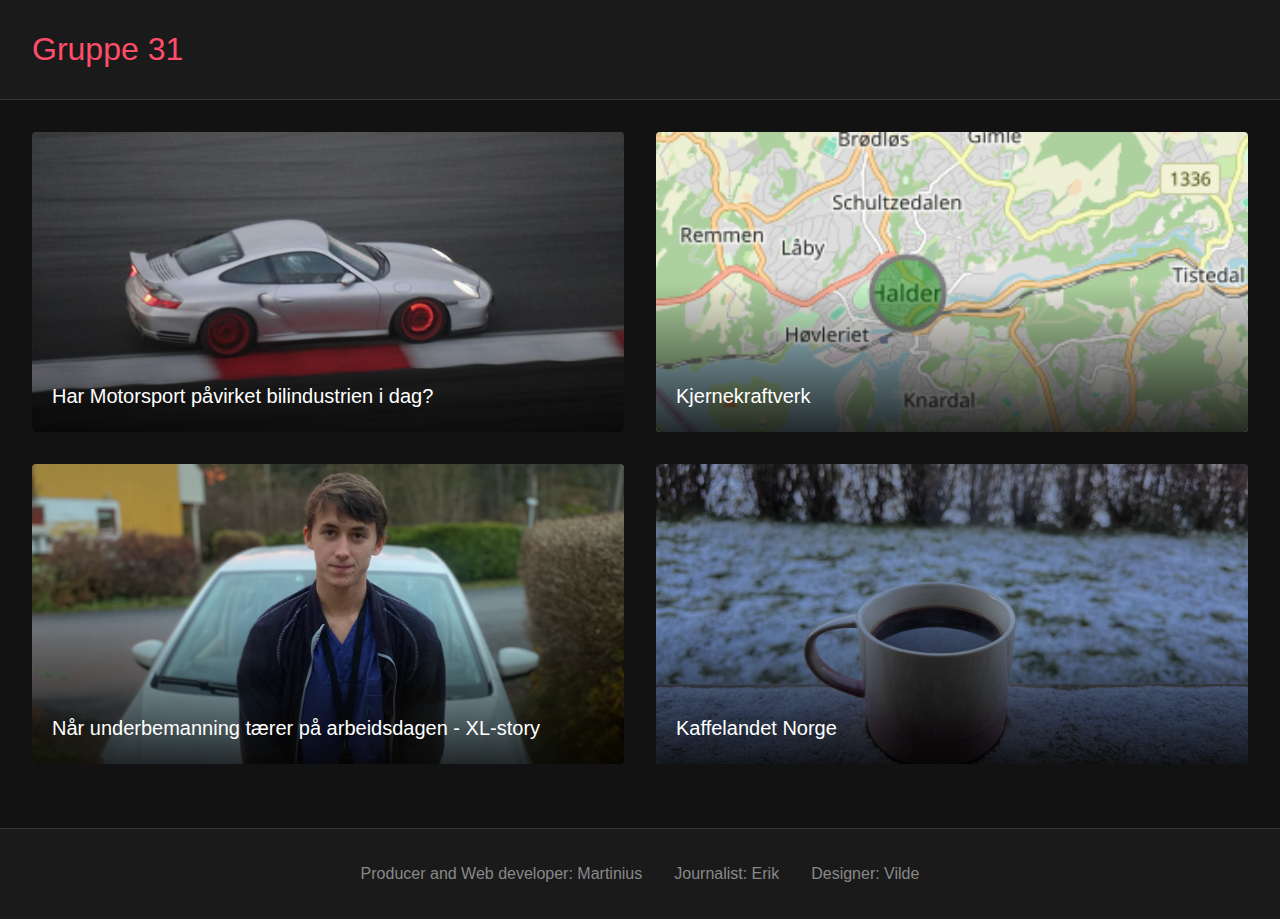
<file: index.html>
<!DOCTYPE html>
<html lang="en">
  <head>
    <meta charset="UTF-8" />
    <meta name="viewport" content="width=device-width, initial-scale=1.0" />
    <link rel="stylesheet" href="./src/indexx.css" />
    <title>Document</title>
  </head>
  <body>
    <header>
      <h1>Gruppe 31</h1>
    </header>
    <main>
      <section>
        <a href="./oblig1/index.html">
          <article>
            <h2>Har Motorsport påvirket bilindustrien i dag?</h2>
            <img
              src="./src/media/IMG_7750.jpg"
              alt="Bilde av en Formel 1 bil"
            />
          </article>
        </a>
      </section>
      <section>
        <a href="./oblig2/kjernekraftverk.html">
          <article>
            <h2>Kjernekraftverk</h2>
            <img
              src="./src/media/Screenshot 2024-11-21 110637.png"
              alt="Bilde av kart  over Halden"
            />
          </article>
        </a>
      </section>
      <section>
        <a href="XL-story/index.html">
          <article>
            <h2>Når underbemanning tærer på arbeidsdagen - XL-story</h2>
            <img
              src="./src/media/background_brage.jpeg"
              alt="Bilde fra innsiden av et sykehus"
            />
          </article>
        </a>
      </section>
      <section>
        <a href="kaffe_komDesign/index.html">
          <article>
            <h2>Kaffelandet Norge</h2>
            <img src="./src/media/kaffekopp.jpeg" alt="" />
          </article>
        </a>
      </section>
    </main>
    <footer>
      <ul>
        <li>Producer and Web developer: Martinius</li>
        <li>Journalist: Erik</li>
        <li>Designer: Vilde</li>
      </ul>
    </footer>
  </body>
</html>
</file>
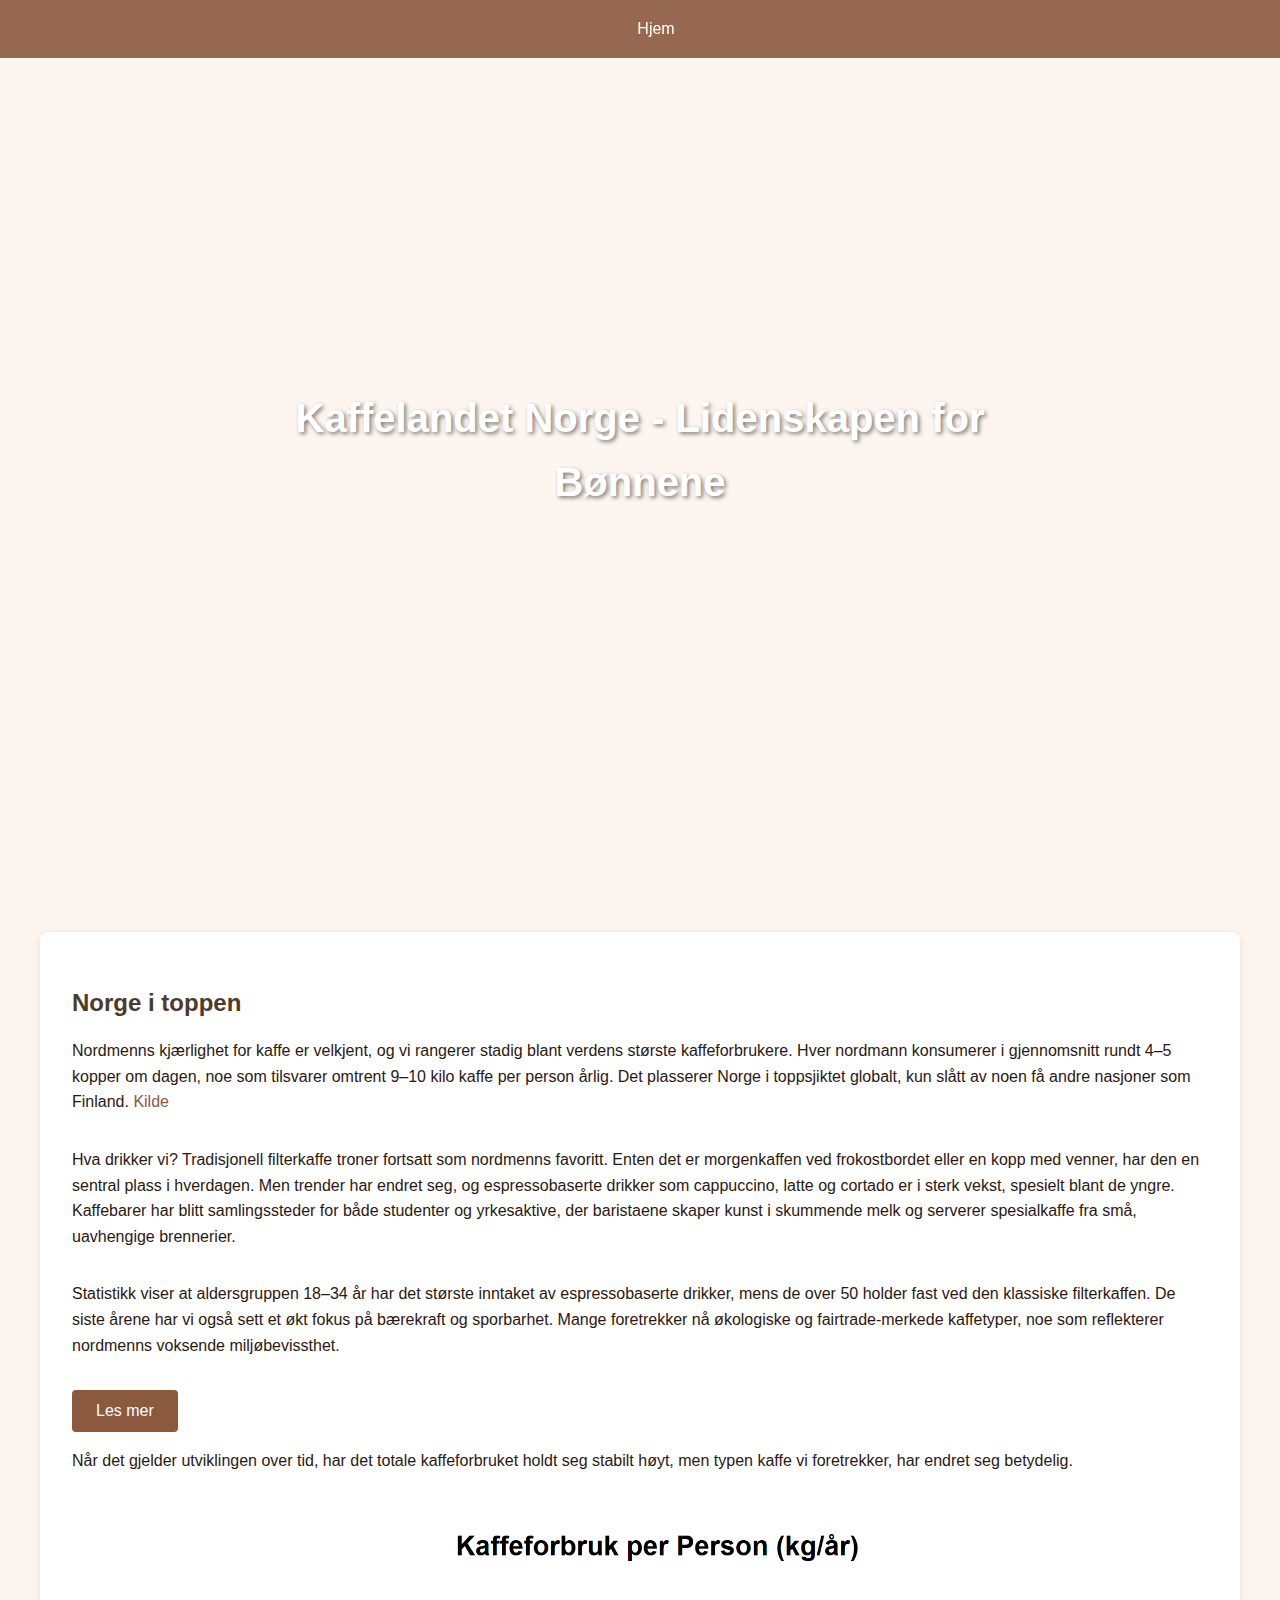
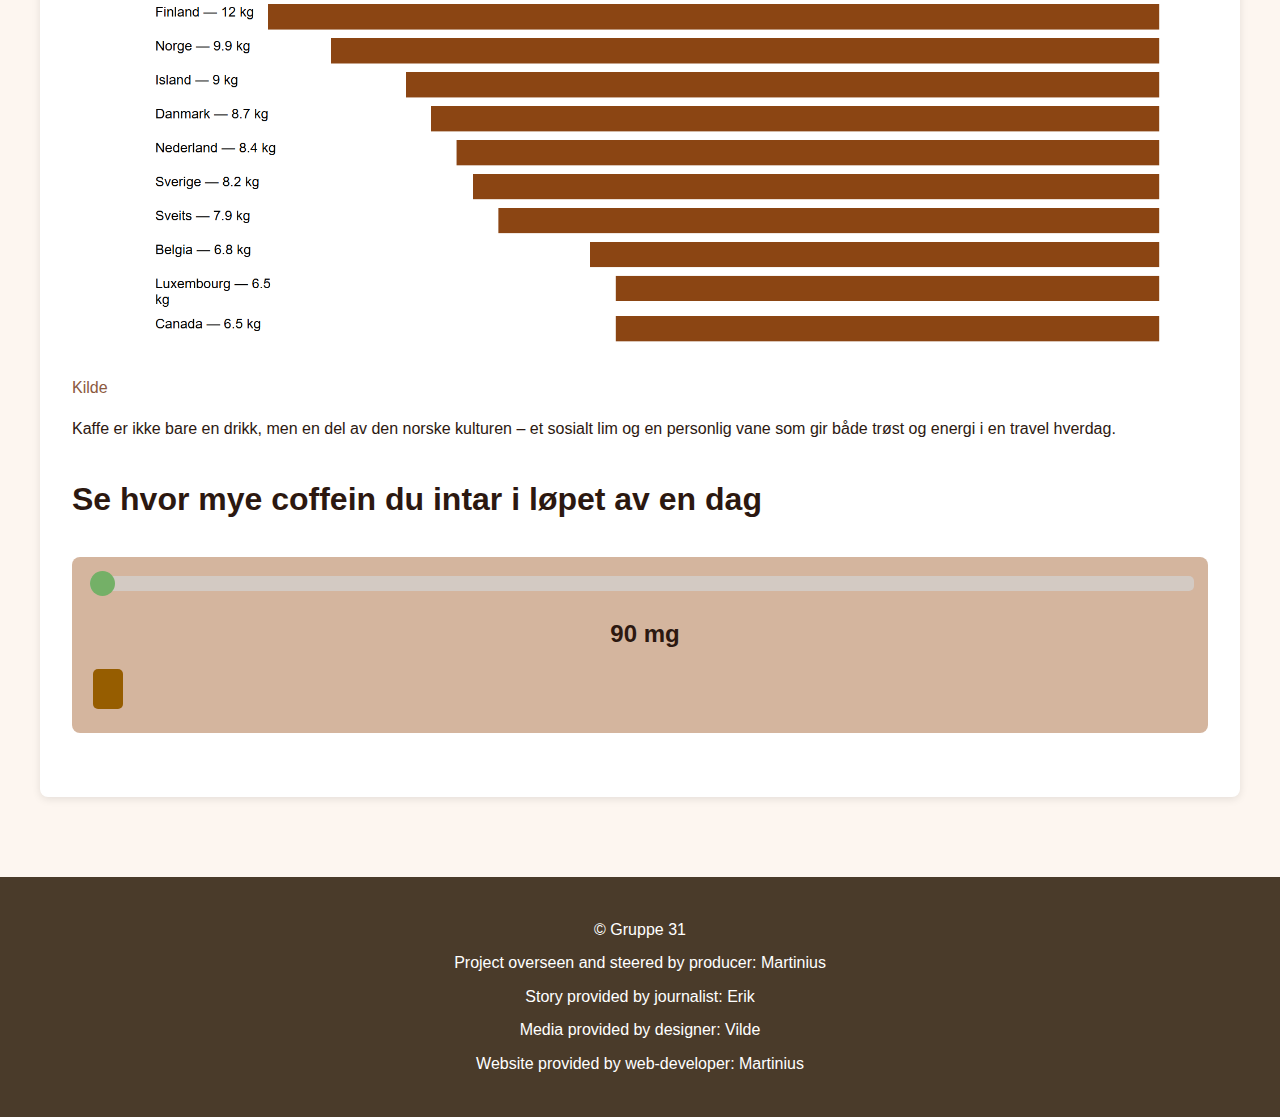
<file: kaffe_komDesign/index.html>
<!DOCTYPE html>
<html lang="en">
  <head>
    <meta charset="UTF-8" />
    <meta name="viewport" content="width=device-width, initial-scale=1.0" />
    <title>My Website</title>
    <link rel="stylesheet" href="./css/indexx.css" />
    <link rel="stylesheet" href="./css/caffine_slider.css" />
  </head>
  <body>
    <header>
      <div class="video-container">
        <video autoplay muted loop playsinline>
          <source src="./images/IMG_8192.MOV" type="video/quicktime" />
        </video>
        <h1>Kaffelandet Norge - Lidenskapen for Bønnene</h1>
      </div>
    </header>

    <nav>
      <ul>
        <li><a href="../index.html">Hjem</a></li>
      </ul>
    </nav>

    <main>
      <section class="content">
        <article>
          <h2>Norge i toppen</h2>
          <p>
            Nordmenns kjærlighet for kaffe er velkjent, og vi rangerer stadig
            blant verdens største kaffeforbrukere. Hver nordmann konsumerer i
            gjennomsnitt rundt 4–5 kopper om dagen, noe som tilsvarer omtrent
            9–10 kilo kaffe per person årlig. Det plasserer Norge i toppsjiktet
            globalt, kun slått av noen få andre nasjoner som Finland.
            <a href="https://www.kjokkenutstyr.net/norge-kaffetoppen/">Kilde</a>
          </p>
        </article>
        <article>
          <p>
            Hva drikker vi? Tradisjonell filterkaffe troner fortsatt som
            nordmenns favoritt. Enten det er morgenkaffen ved frokostbordet
            eller en kopp med venner, har den en sentral plass i hverdagen. Men
            trender har endret seg, og espressobaserte drikker som cappuccino,
            latte og cortado er i sterk vekst, spesielt blant de yngre.
            Kaffebarer har blitt samlingssteder for både studenter og
            yrkesaktive, der baristaene skaper kunst i skummende melk og
            serverer spesialkaffe fra små, uavhengige brennerier.
          </p>
        </article>
        <article>
          <p>
            Statistikk viser at aldersgruppen 18–34 år har det største inntaket
            av espressobaserte drikker, mens de over 50 holder fast ved den
            klassiske filterkaffen. De siste årene har vi også sett et økt fokus
            på bærekraft og sporbarhet. Mange foretrekker nå økologiske og
            fairtrade-merkede kaffetyper, noe som reflekterer nordmenns voksende
            miljøbevissthet.
          </p>
        </article>
        <button onclick="onClick(`read1`)">Les mer</button>
        <article class="readmore" id="read1">
          <ul>
            <li>
              <a href="https://kaffe.no/det-norske-folks-kaffevaner/">Aldri</a>
              har vi vært mer opptatt av helse. Etter hvert som kaffens mange
              positive helsemessige effekter ble kjent, mistet den stemplet som
              en litt «farlig» drikk man burde nyte i begrensede mengder. Blant
              kaffedrikkerne oppgir 88% at de tror kaffe har en positiv eller
              nøytral effekt på helsetilstanden, og de fleste negative myter er
              avlivet. Totalt i befolkningen er det kun 7% som tror den har en
              negativ effekt.
            </li>
          </ul>
        </article>
        <article>
          <p>
            Når det gjelder utviklingen over tid, har det totale kaffeforbruket
            holdt seg stabilt høyt, men typen kaffe vi foretrekker, har endret
            seg betydelig.
          </p>
        </article>
        <img src="images/graf_kaffe.png" alt="Graf av kaffeforbruk" />
        <a href="https://www.kjokkenutstyr.net/norge-kaffetoppen/">Kilde</a>
        <article>
          <p>
            Kaffe er ikke bare en drikk, men en del av den norske kulturen – et
            sosialt lim og en personlig vane som gir både trøst og energi i en
            travel hverdag.
          </p>
        </article>
        <h1>Se hvor mye coffein du intar i løpet av en dag</h1>
        <div class="container">
          <input
            type="range"
            min="90"
            max="540"
            value="90"
            class="slider"
            id="caffeineSlider"
          />
          <span id="caffeinePerCup">90 mg</span>
          <div id="cups"></div>
        </div>
      </section>
    </main>

    <footer>
      <p>&copy; Gruppe 31</p>
      <p>Project overseen and steered by producer: Martinius</p>
      <p>Story provided by journalist: Erik</p>
      <p>Media provided by designer: Vilde</p>
      <p>Website provided by web-developer: Martinius</p>
    </footer>
    <script src="index.js"></script>
  </body>
</html>
</file>
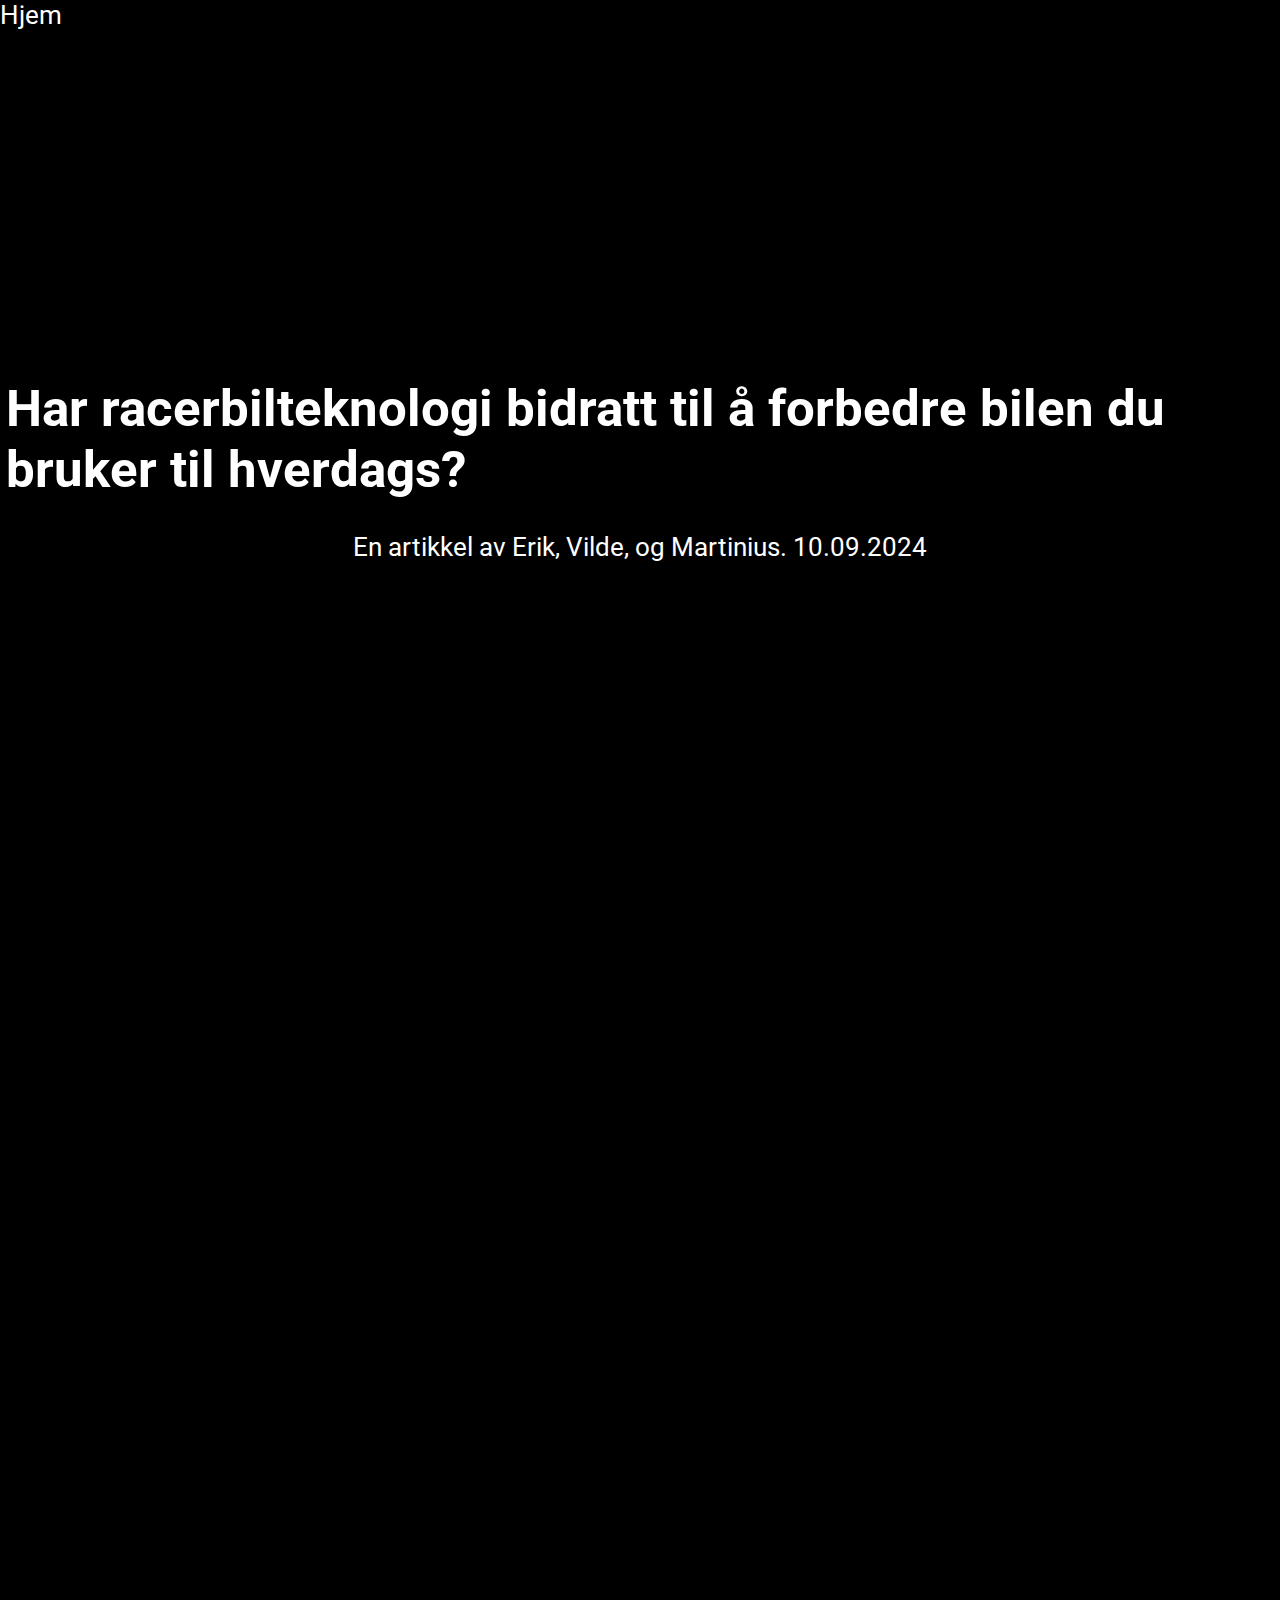
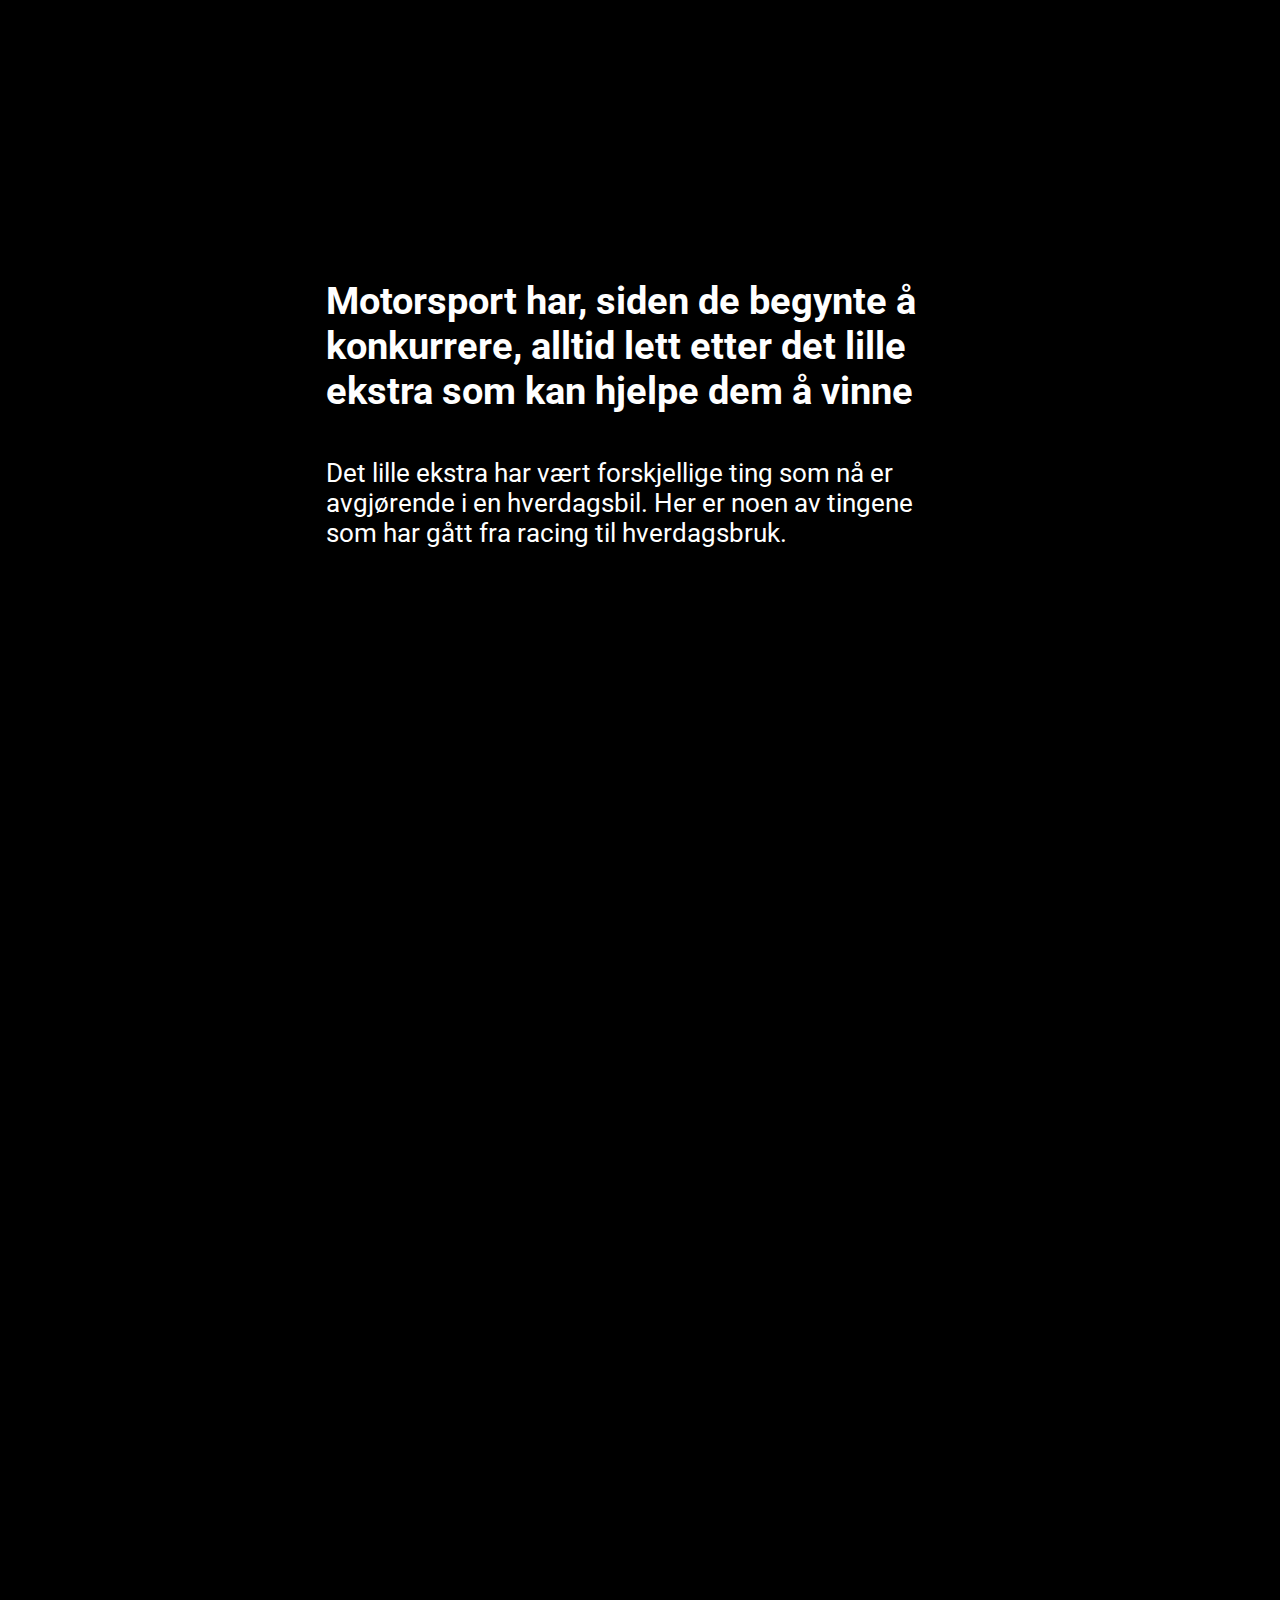
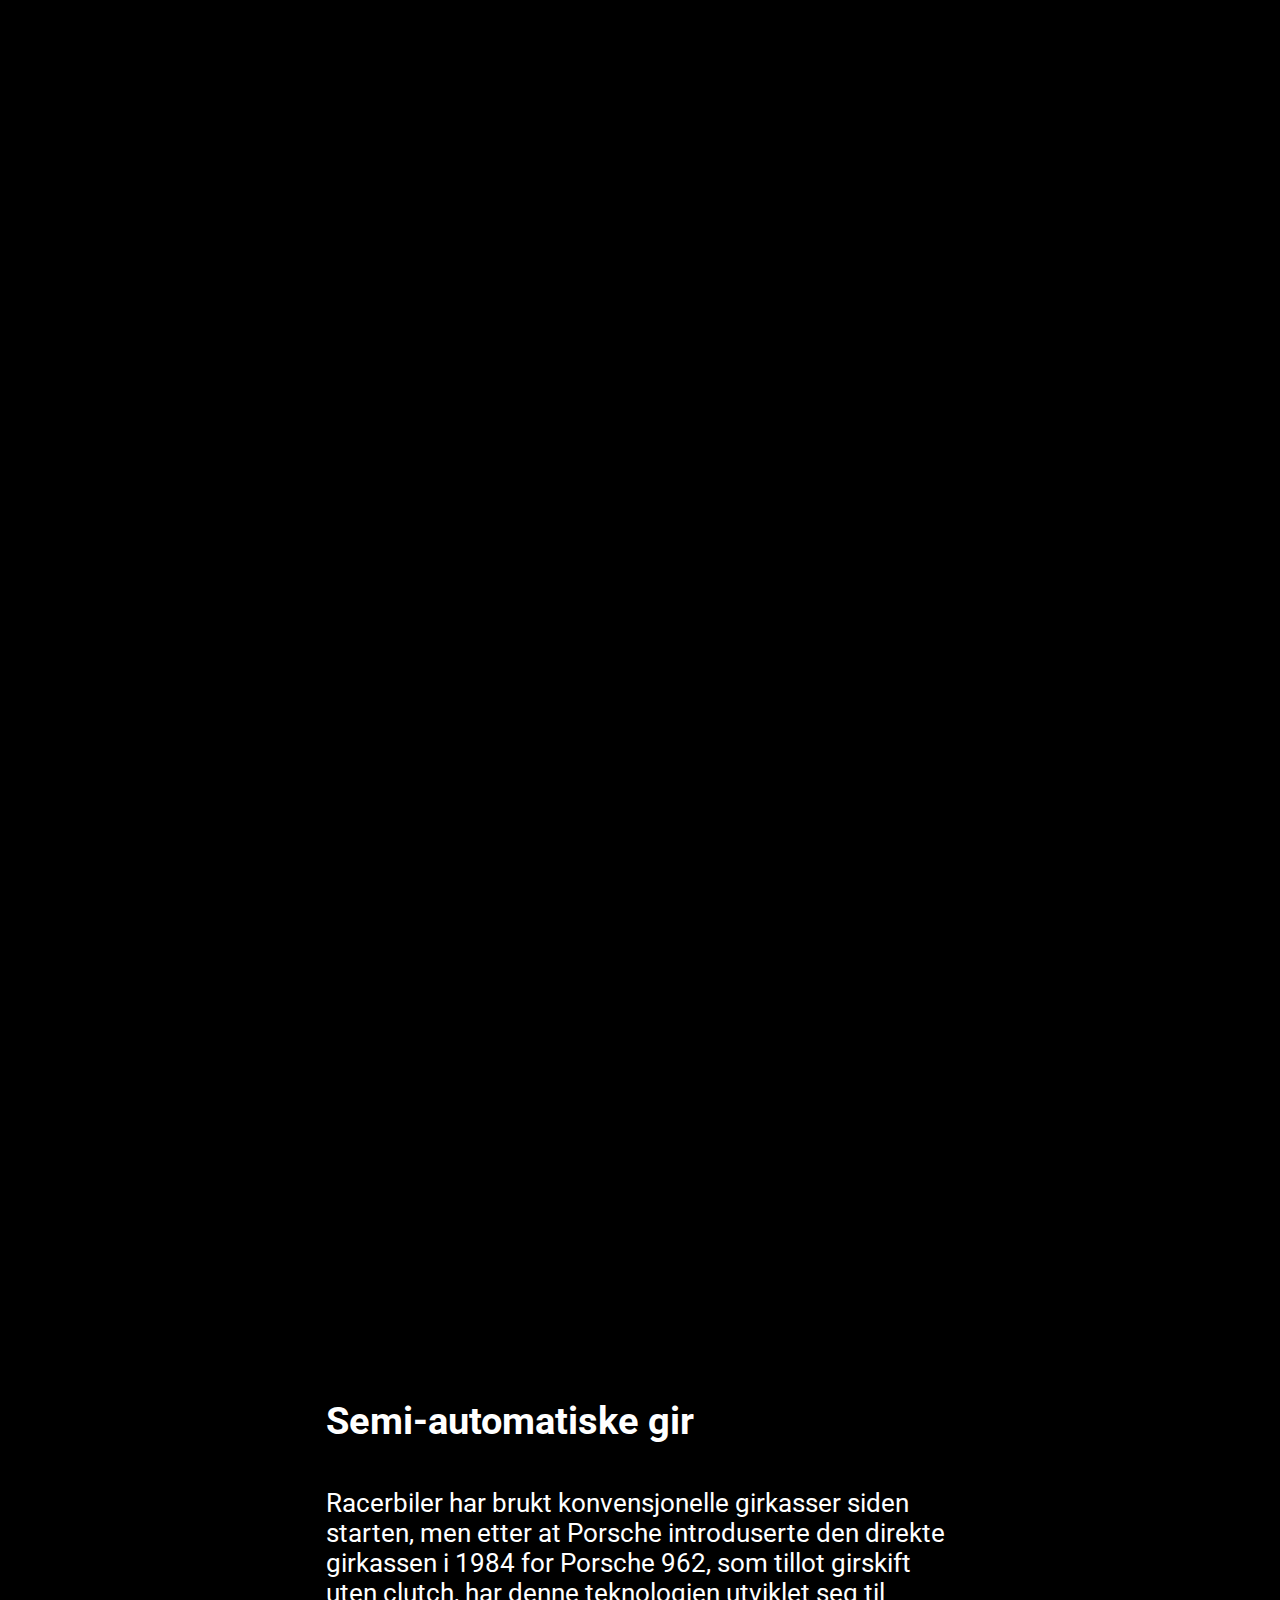
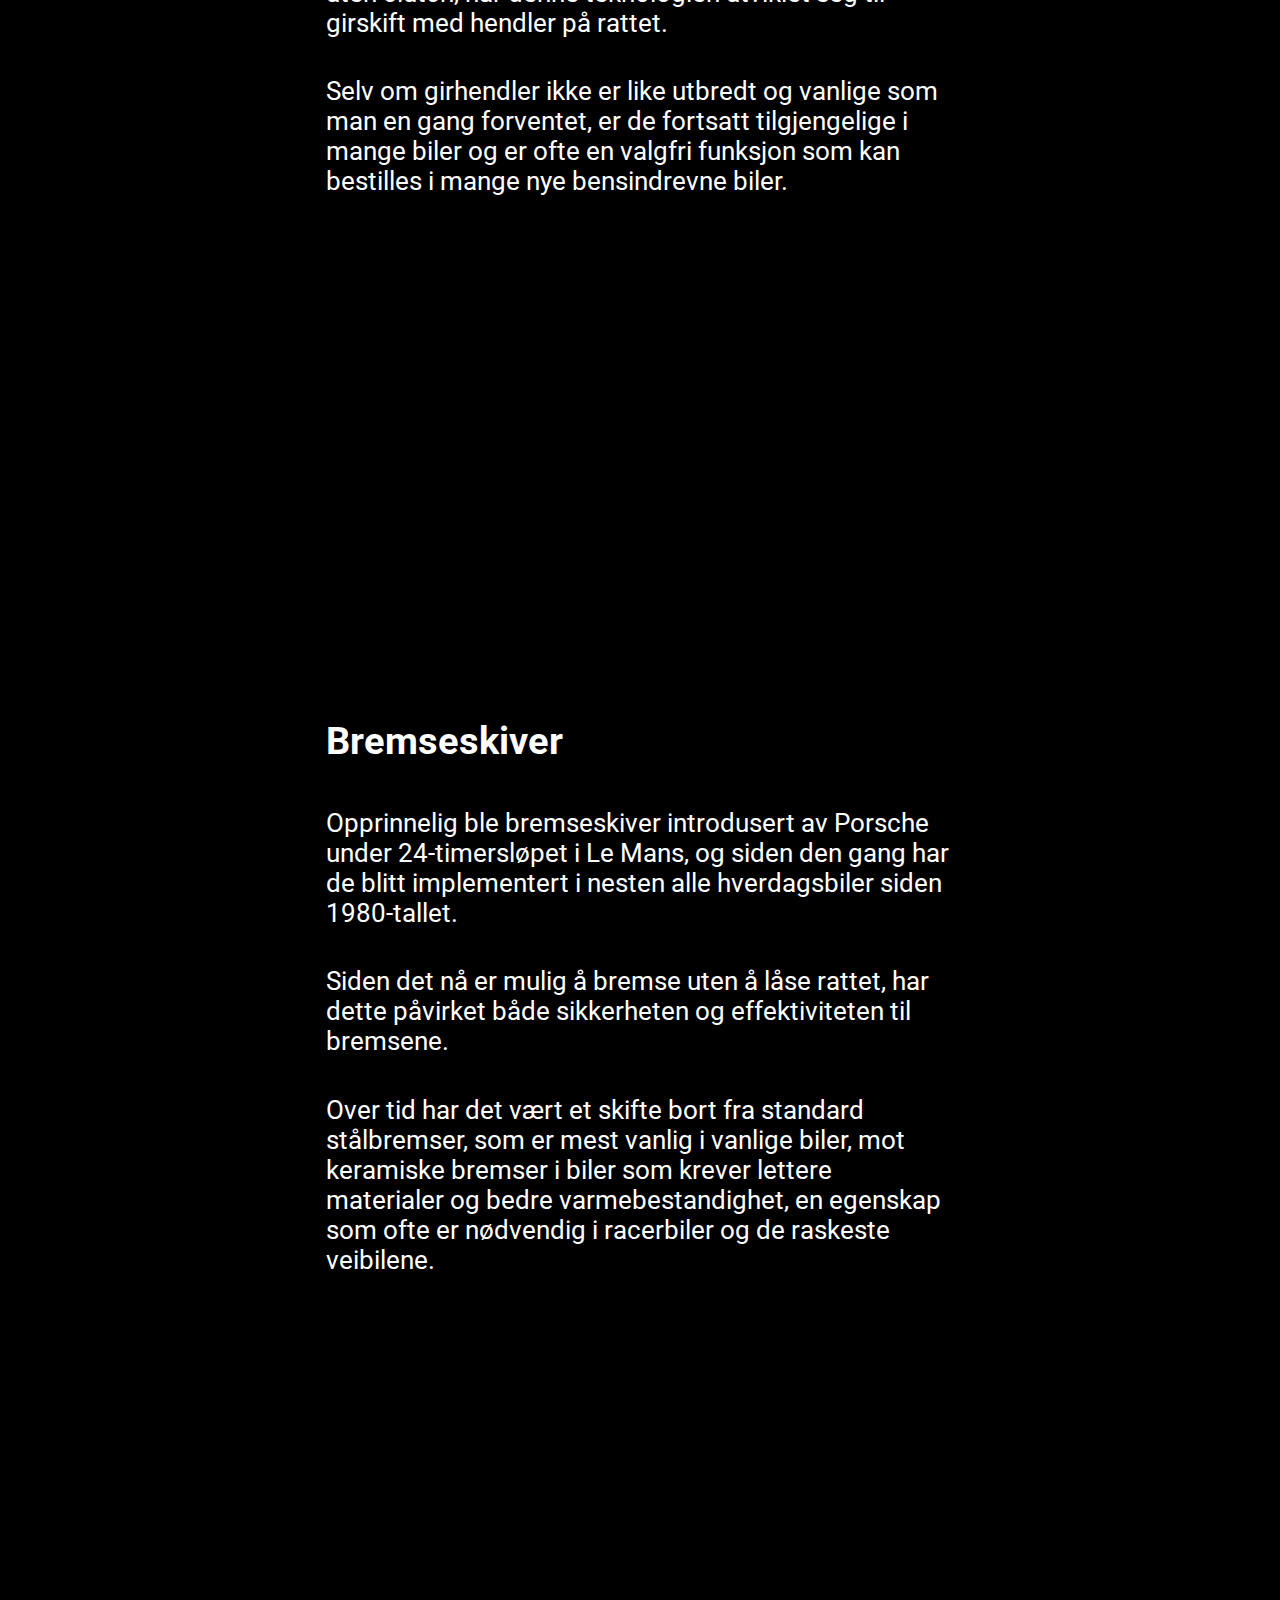
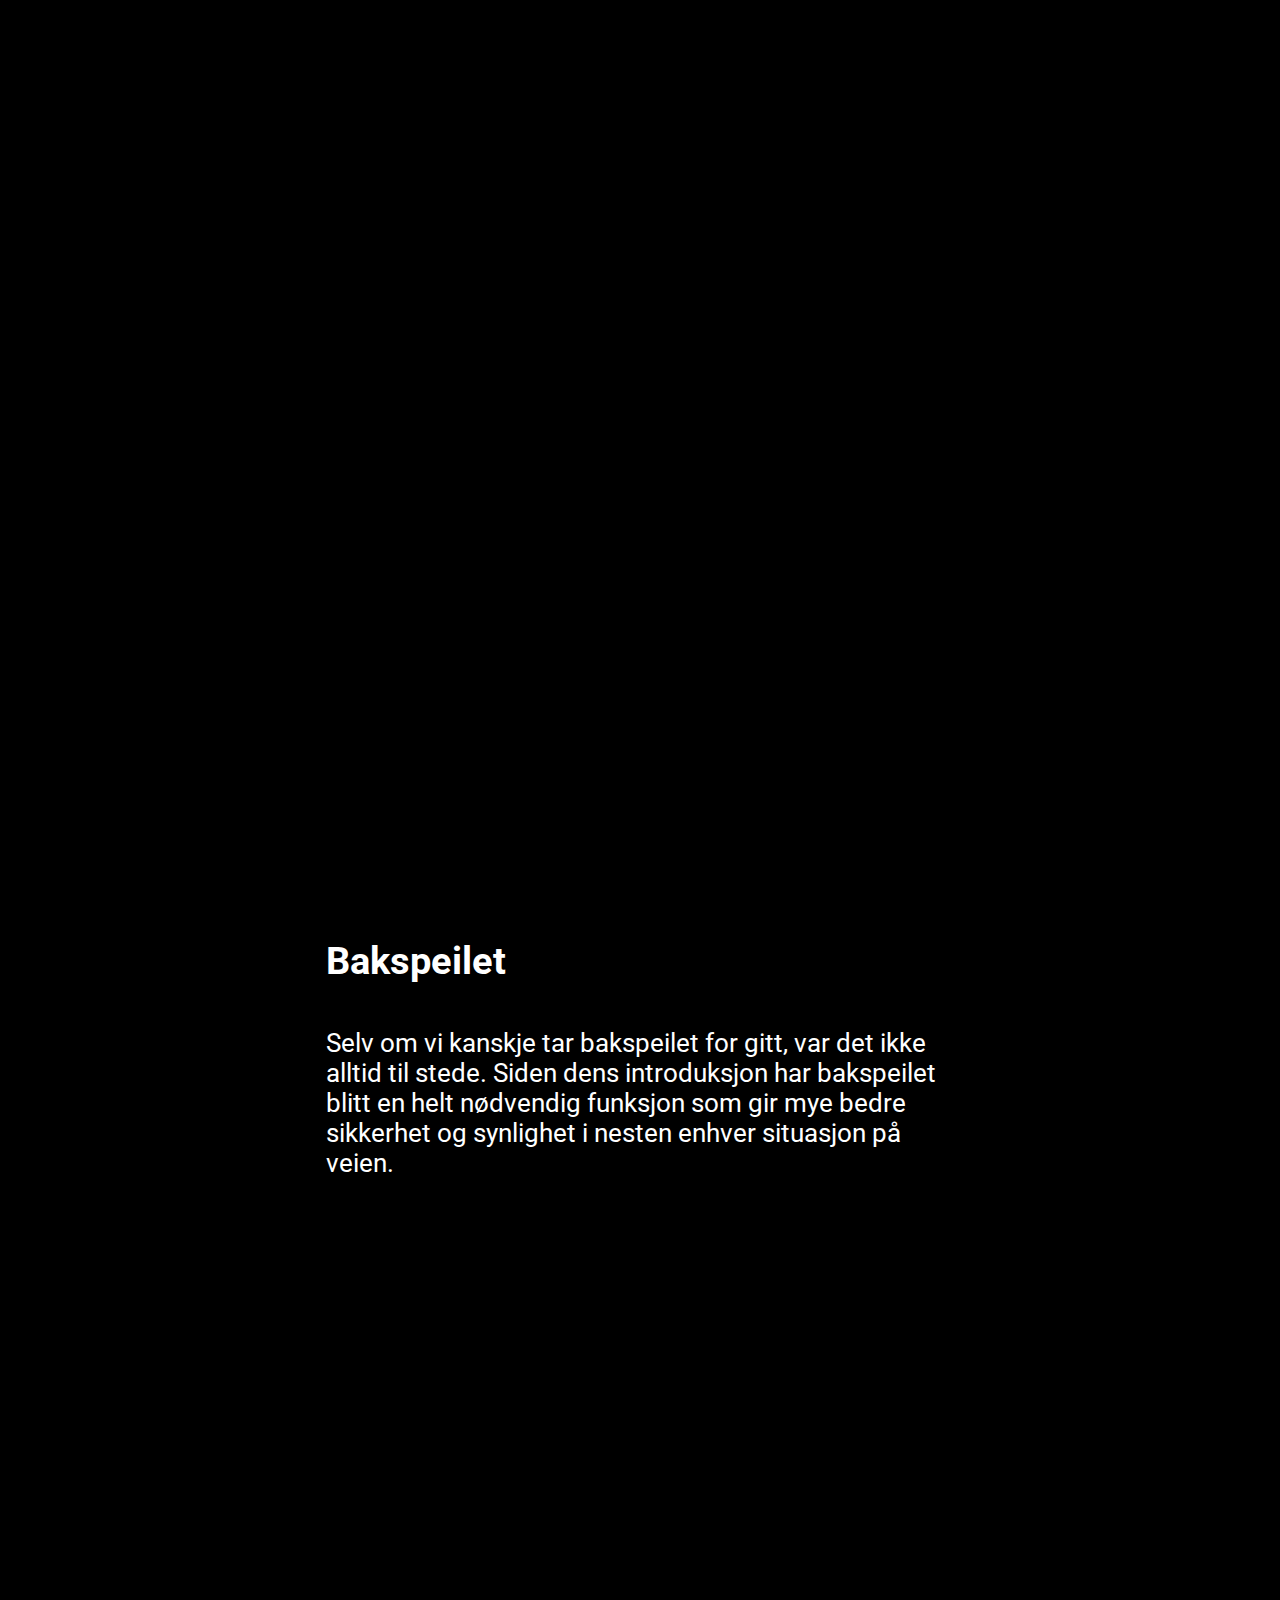
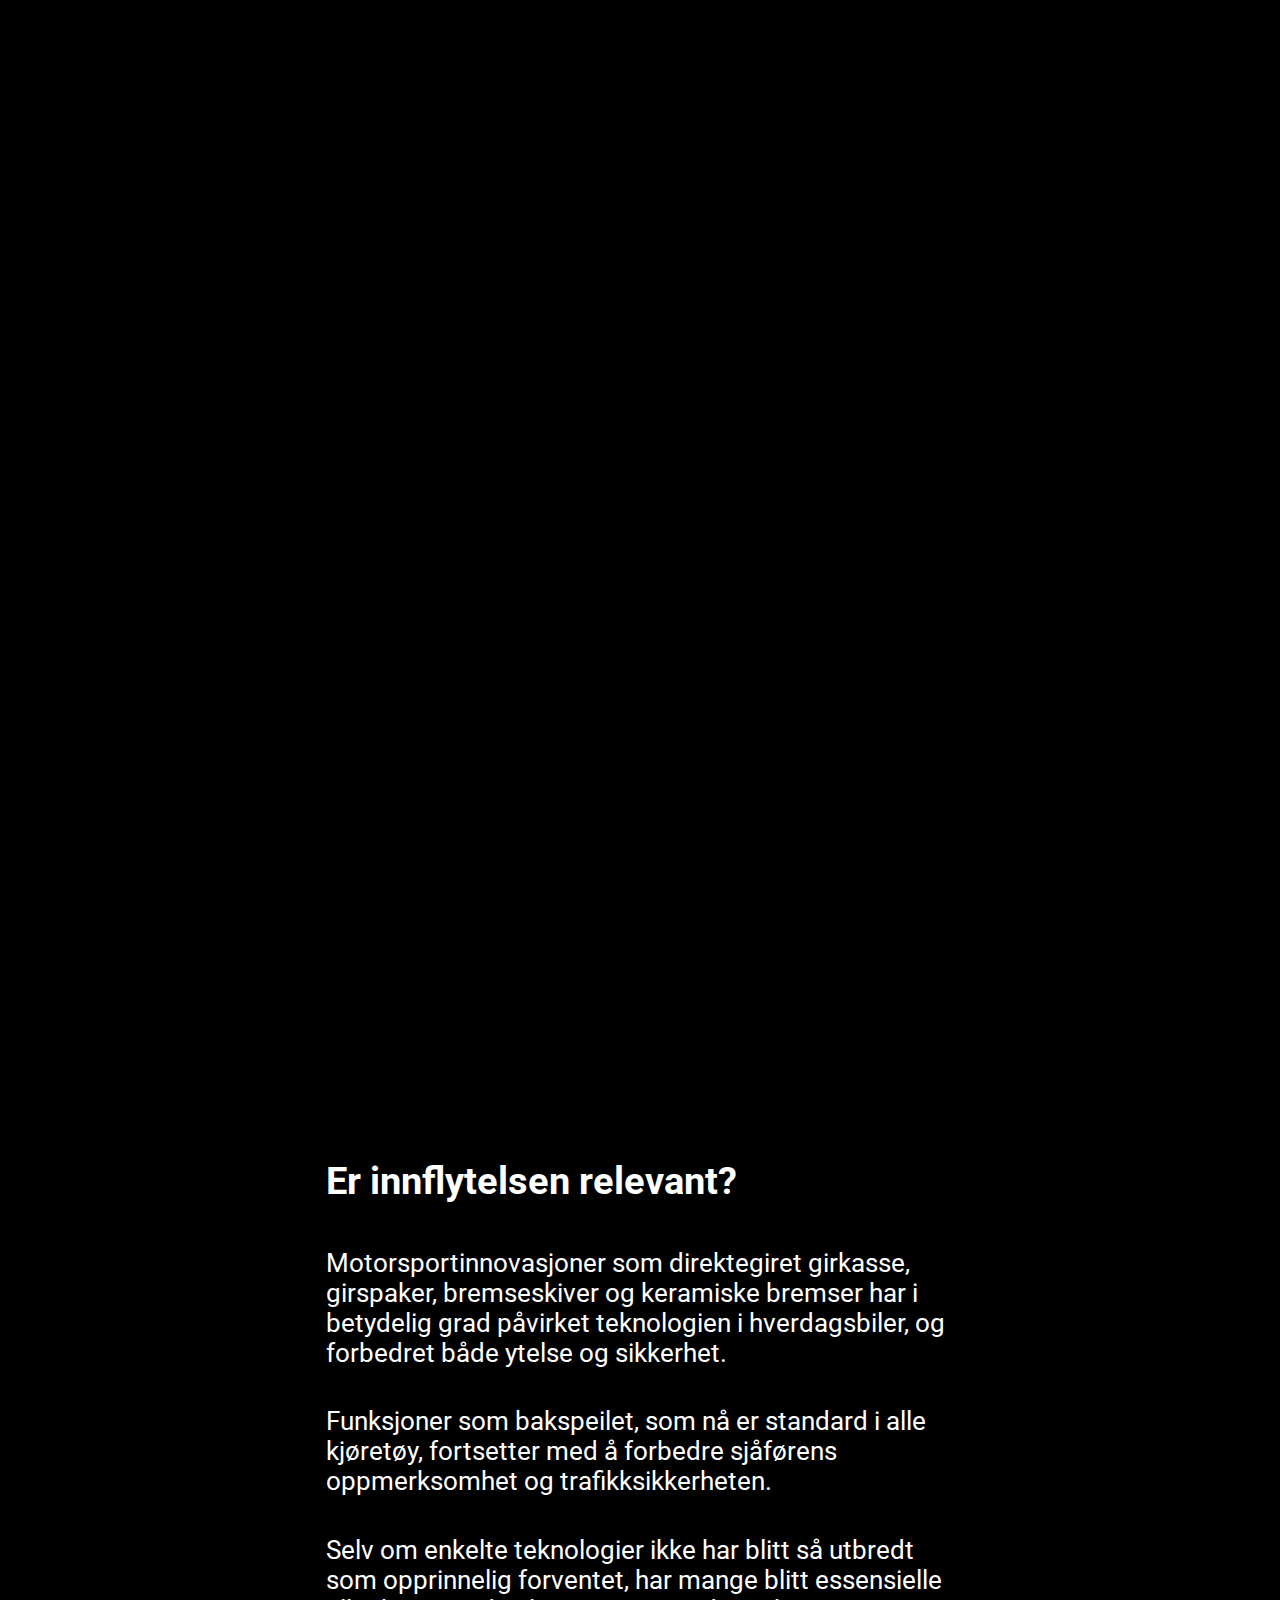
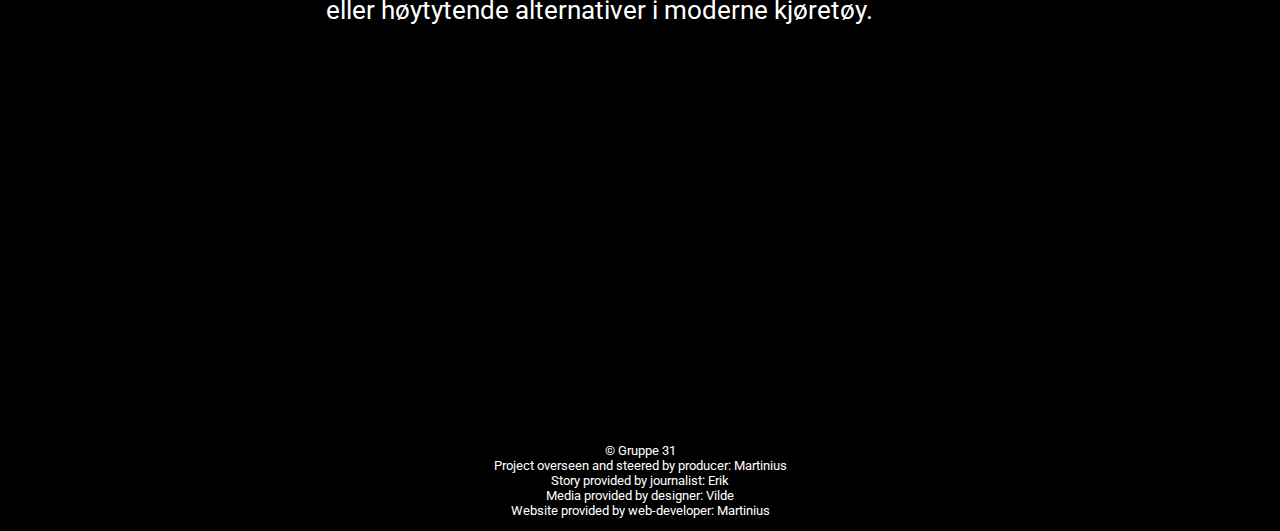
<file: oblig1/index.html>
<!DOCTYPE html>
<html lang="en">
  <head>
    <meta charset="UTF-8" />
    <meta name="viewport" content="width=device-width, initial-scale=1.0" />
    <link rel="stylesheet" href="./index.css" />
    <title>Har racerbilternologi bidratt til å forbedre bilen du bruker til hverdags?</title>
  </head>
  <body>
    <div id="wrapper">
      <nav>
        <a href="../index.html">Hjem</a>
      </nav>
      <header>
        <h1>Har racerbilteknologi bidratt til å forbedre bilen du bruker til hverdags?</h1>
        <p>En artikkel av Erik, Vilde, og Martinius. 10.09.2024</p>
      </header>
      <main>
        <div class="bg-media" id="after-header"></div>
        <div class="section-wrapper">
          <section>
            <h2>
              Motorsport har, siden de begynte å konkurrere, alltid lett etter 
              det lille ekstra som kan hjelpe dem å vinne
            </h2>
            <p>
              Det lille ekstra har vært forskjellige ting som nå er avgjørende
              i en hverdagsbil. Her er noen av tingene som har gått fra racing til hverdagsbruk.
            </p>
          </section>
        </div>
        <div class="bg-media" id="section-1"></div>
        <div class="section-wrapper">
        </div>
        <div class="bg-media" id="section-2"></div>
        <div class="section-wrapper">
          <section>
            <h2>Semi-automatiske gir</h2>
            <p> 
              Racerbiler har brukt konvensjonelle girkasser siden starten, 
              men etter at Porsche introduserte den direkte girkassen i 1984
              for Porsche 962, som tillot girskift uten clutch, 
              har denne teknologien utviklet seg til girskift med hendler på rattet.
            </p>
            <p>
              Selv om girhendler ikke er like utbredt og vanlige som man en gang forventet,
              er de fortsatt tilgjengelige i mange biler og er ofte en valgfri funksjon
              som kan bestilles i mange nye bensindrevne biler.
            </p>
          </section>
        </div>
        <div class="inbetween"></div>
        <div class="section-wrapper">
          <section>
            <h2>Bremseskiver</h2>
            <p>
              Opprinnelig ble bremseskiver introdusert av Porsche under 24-timersløpet
              i Le Mans, og siden den gang har de blitt implementert i nesten
              alle hverdagsbiler siden 1980-tallet.
            </p>
            <p>
              Siden det nå er mulig å bremse uten å låse rattet,
              har dette påvirket både sikkerheten og effektiviteten til bremsene.
            </p>
            <p>
              Over tid har det vært et skifte bort fra standard stålbremser,
              som er mest vanlig i vanlige biler, mot keramiske bremser i
              biler som krever lettere materialer og bedre varmebestandighet,
              en egenskap som ofte er nødvendig i racerbiler og de raskeste veibilene.
            </p>
          </section>
        </div>
        <div class="bg-media" id="brakes"></div>
        <div class="section-wrapper">
          <section>
            <h2>Bakspeilet</h2>
            <p>
              Selv om vi kanskje tar bakspeilet for gitt, var det ikke alltid til
              stede. Siden dens introduksjon har bakspeilet blitt en helt nødvendig
              funksjon som gir mye bedre sikkerhet og synlighet i nesten enhver
              situasjon på veien.
            </p>
          </section>
        </div>
        <div class="bg-media" id="mirrors"></div>
        <div class="section-wrapper" id="conclution">
          <section>
            <h2>Er innflytelsen relevant?</h2>
            <p>
              Motorsportinnovasjoner som direktegiret girkasse, girspaker,
              bremseskiver og keramiske bremser har i betydelig grad påvirket
              teknologien i hverdagsbiler, og forbedret både ytelse og sikkerhet.
            </p>
            <p>
              Funksjoner som bakspeilet, som nå er standard i alle kjøretøy,
              fortsetter med å forbedre sjåførens oppmerksomhet og trafikksikkerheten.
            </p>
            <p>
              Selv om enkelte teknologier ikke har blitt så utbredt som opprinnelig
              forventet, har mange blitt essensielle eller høytytende
              alternativer i moderne kjøretøy.
            </p>
          </section>
        </div>
      </main>
      <footer>
        <p>&copy; Gruppe 31</p>
        <p>Project overseen and steered by producer: Martinius</p>
        <p>Story provided by journalist: Erik</p>
        <p>Media provided by designer: Vilde</p>
        <p>Website provided by web-developer: Martinius</p>
      </footer>
    </div>
  </body>
</html>
</file>
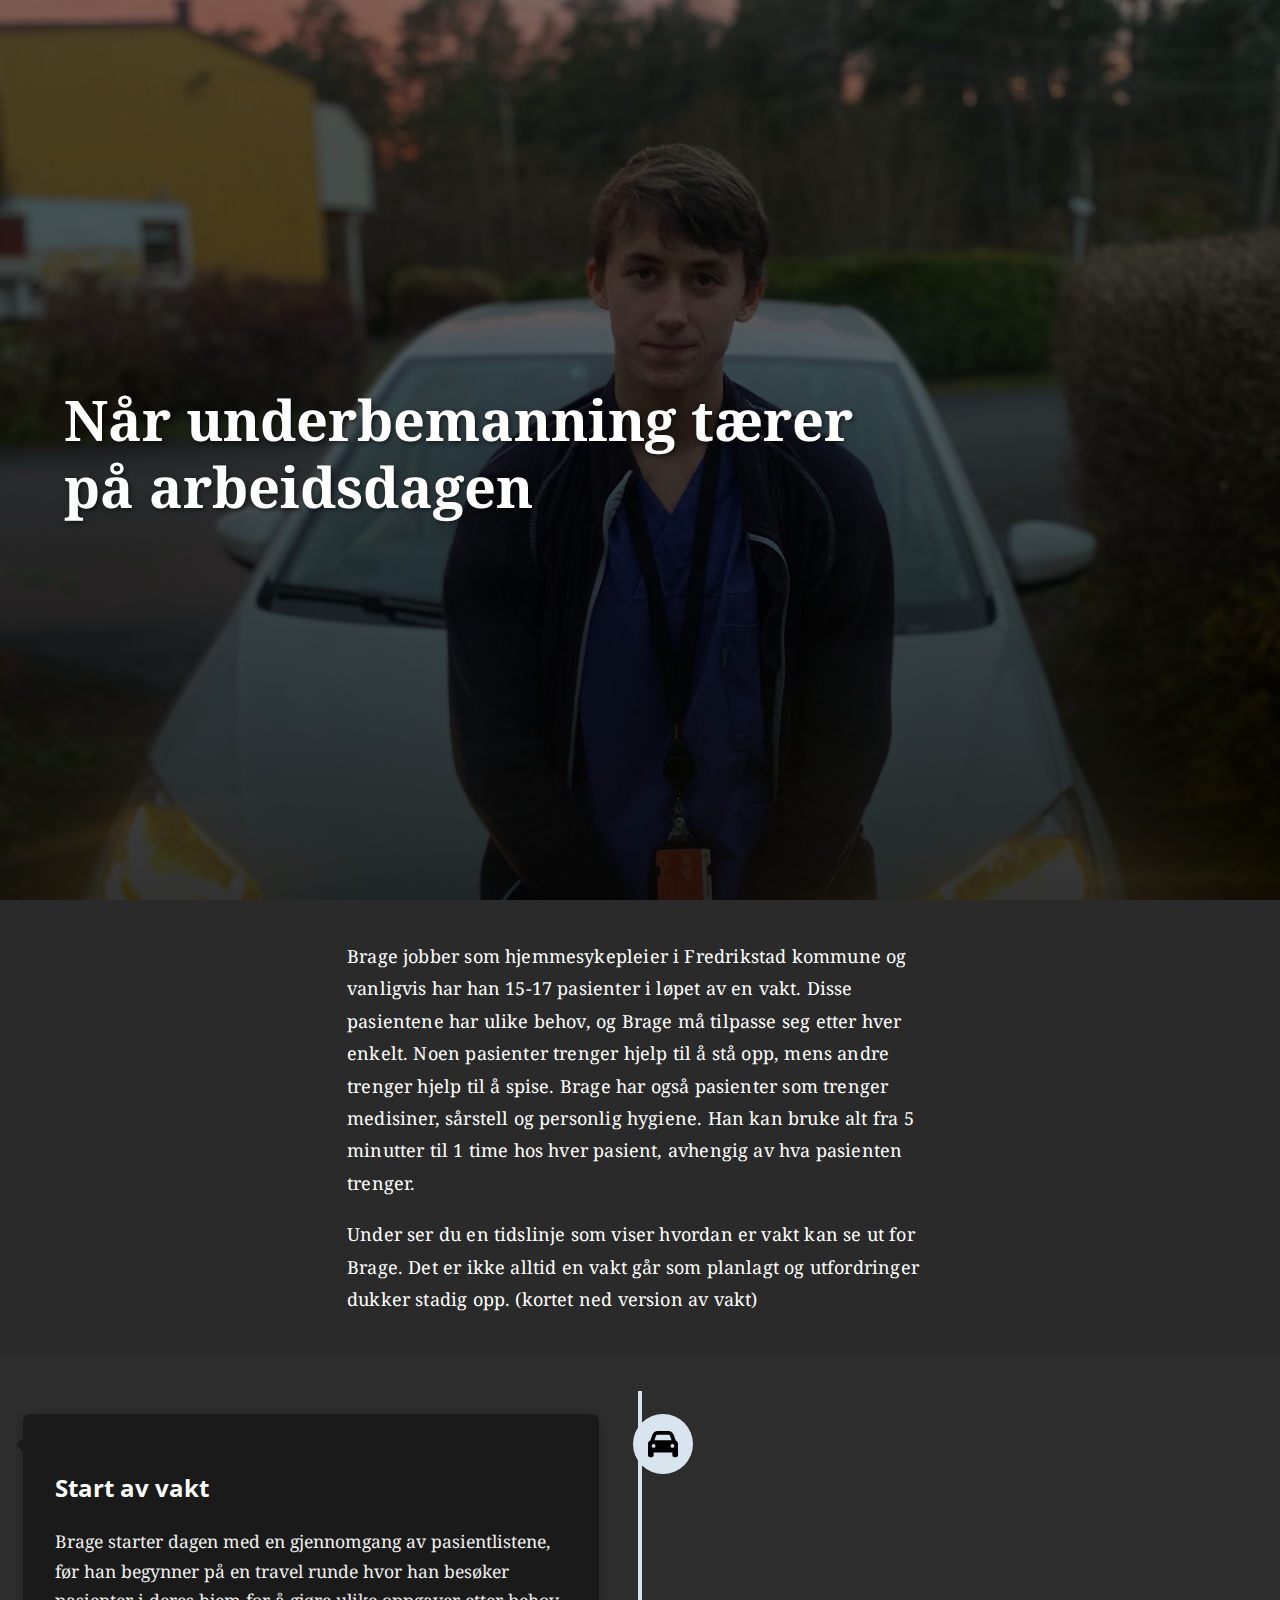
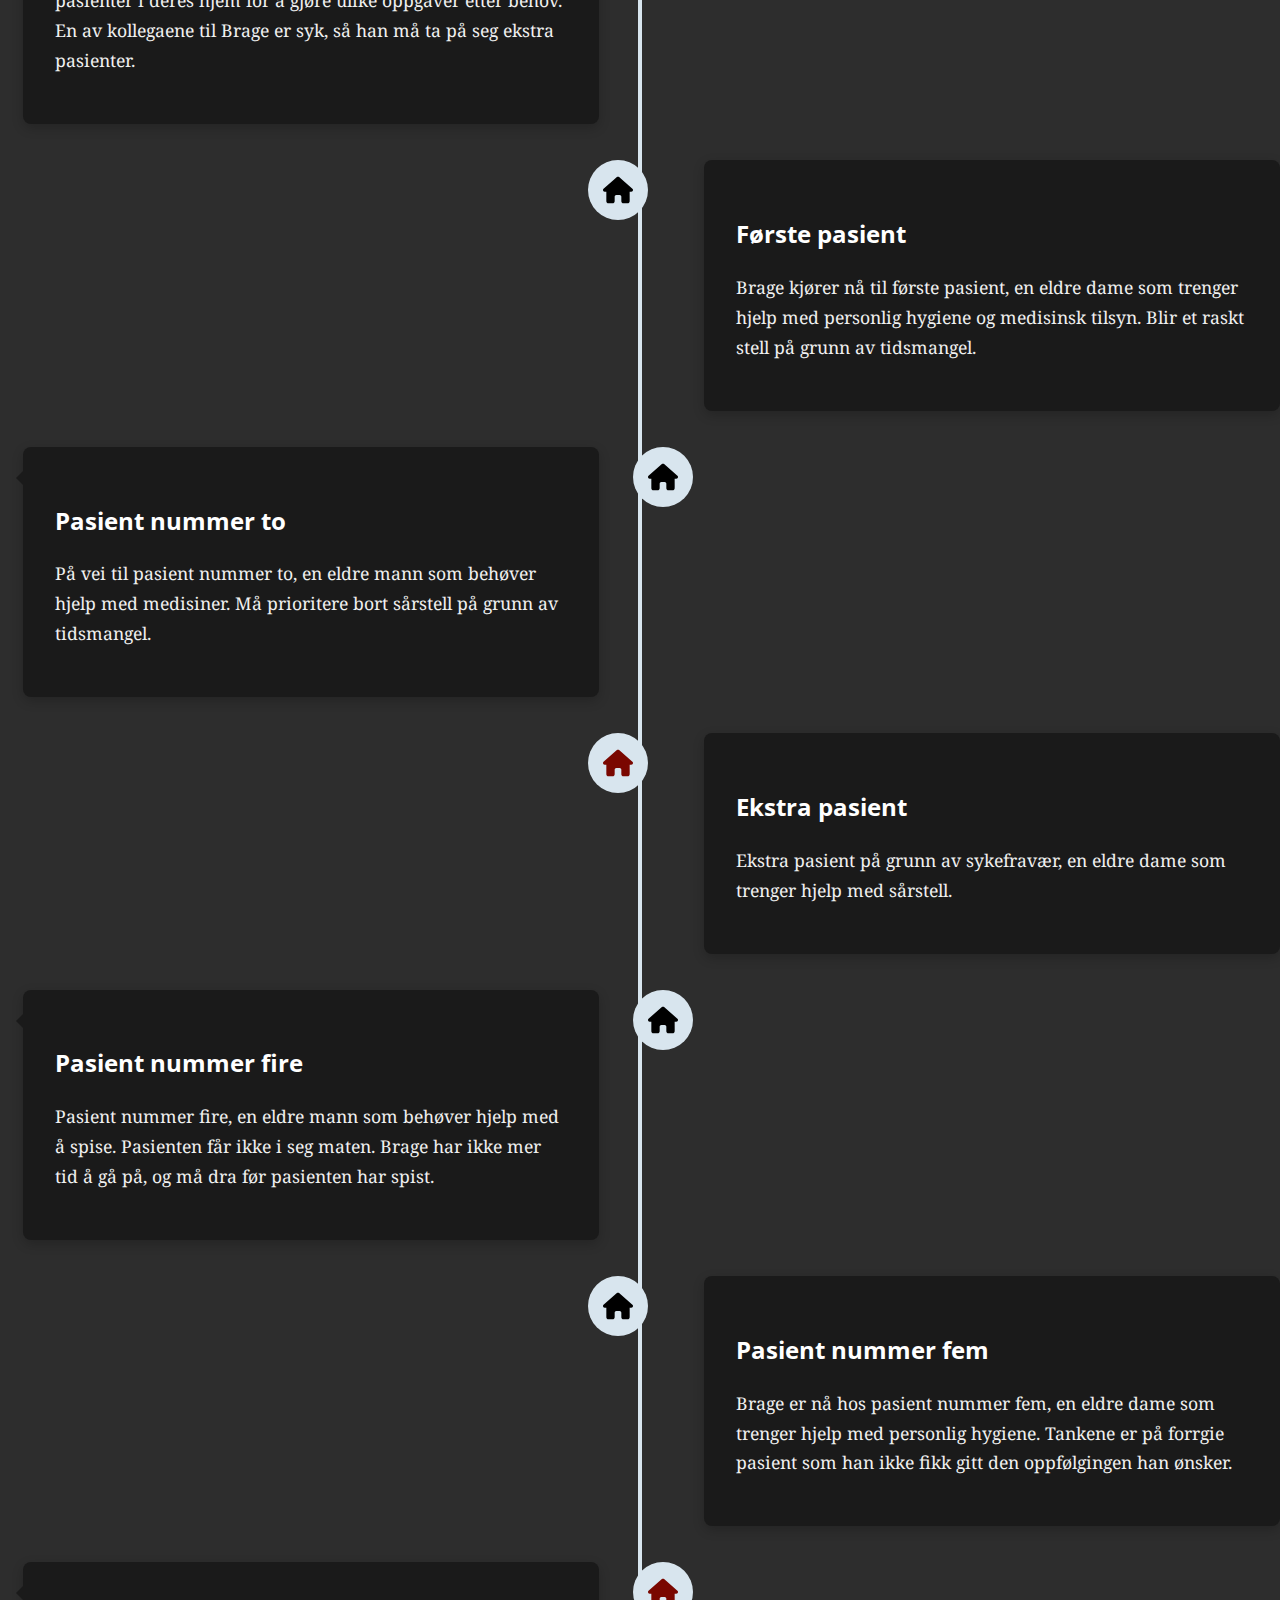
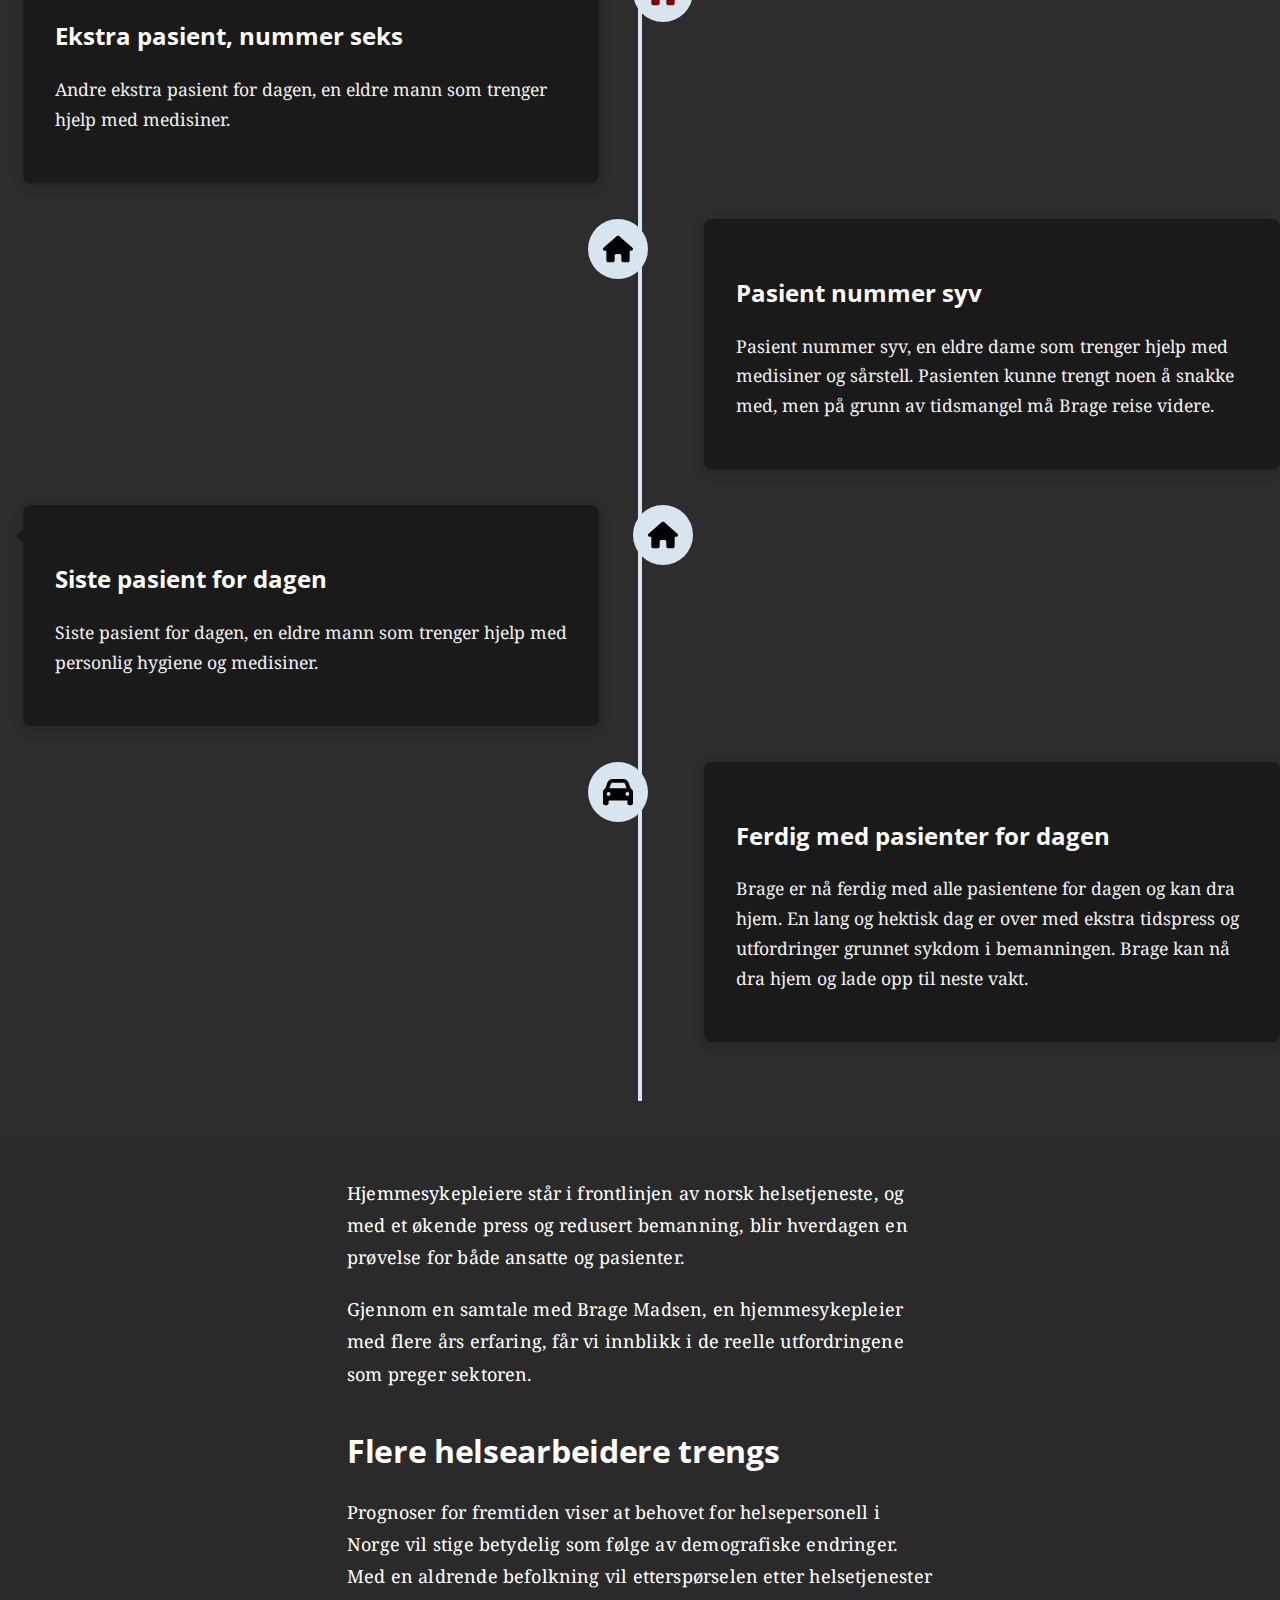
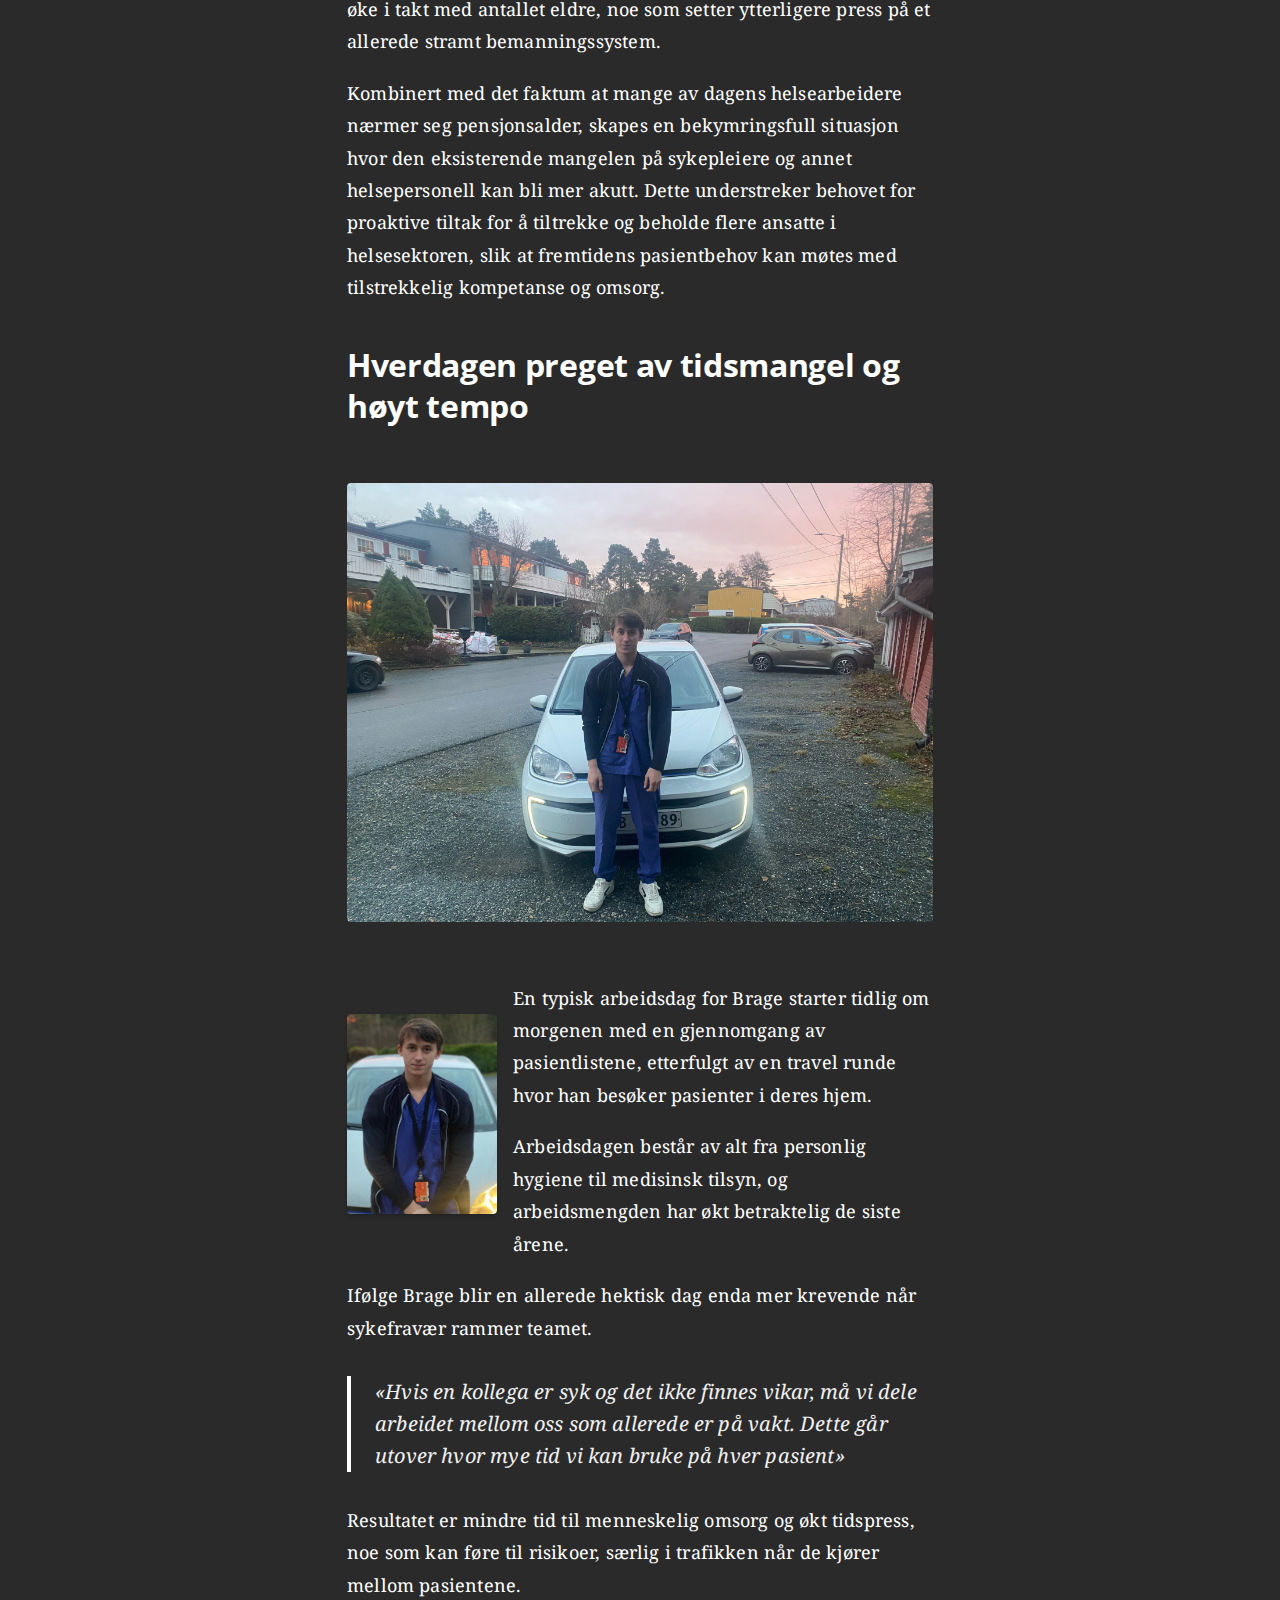
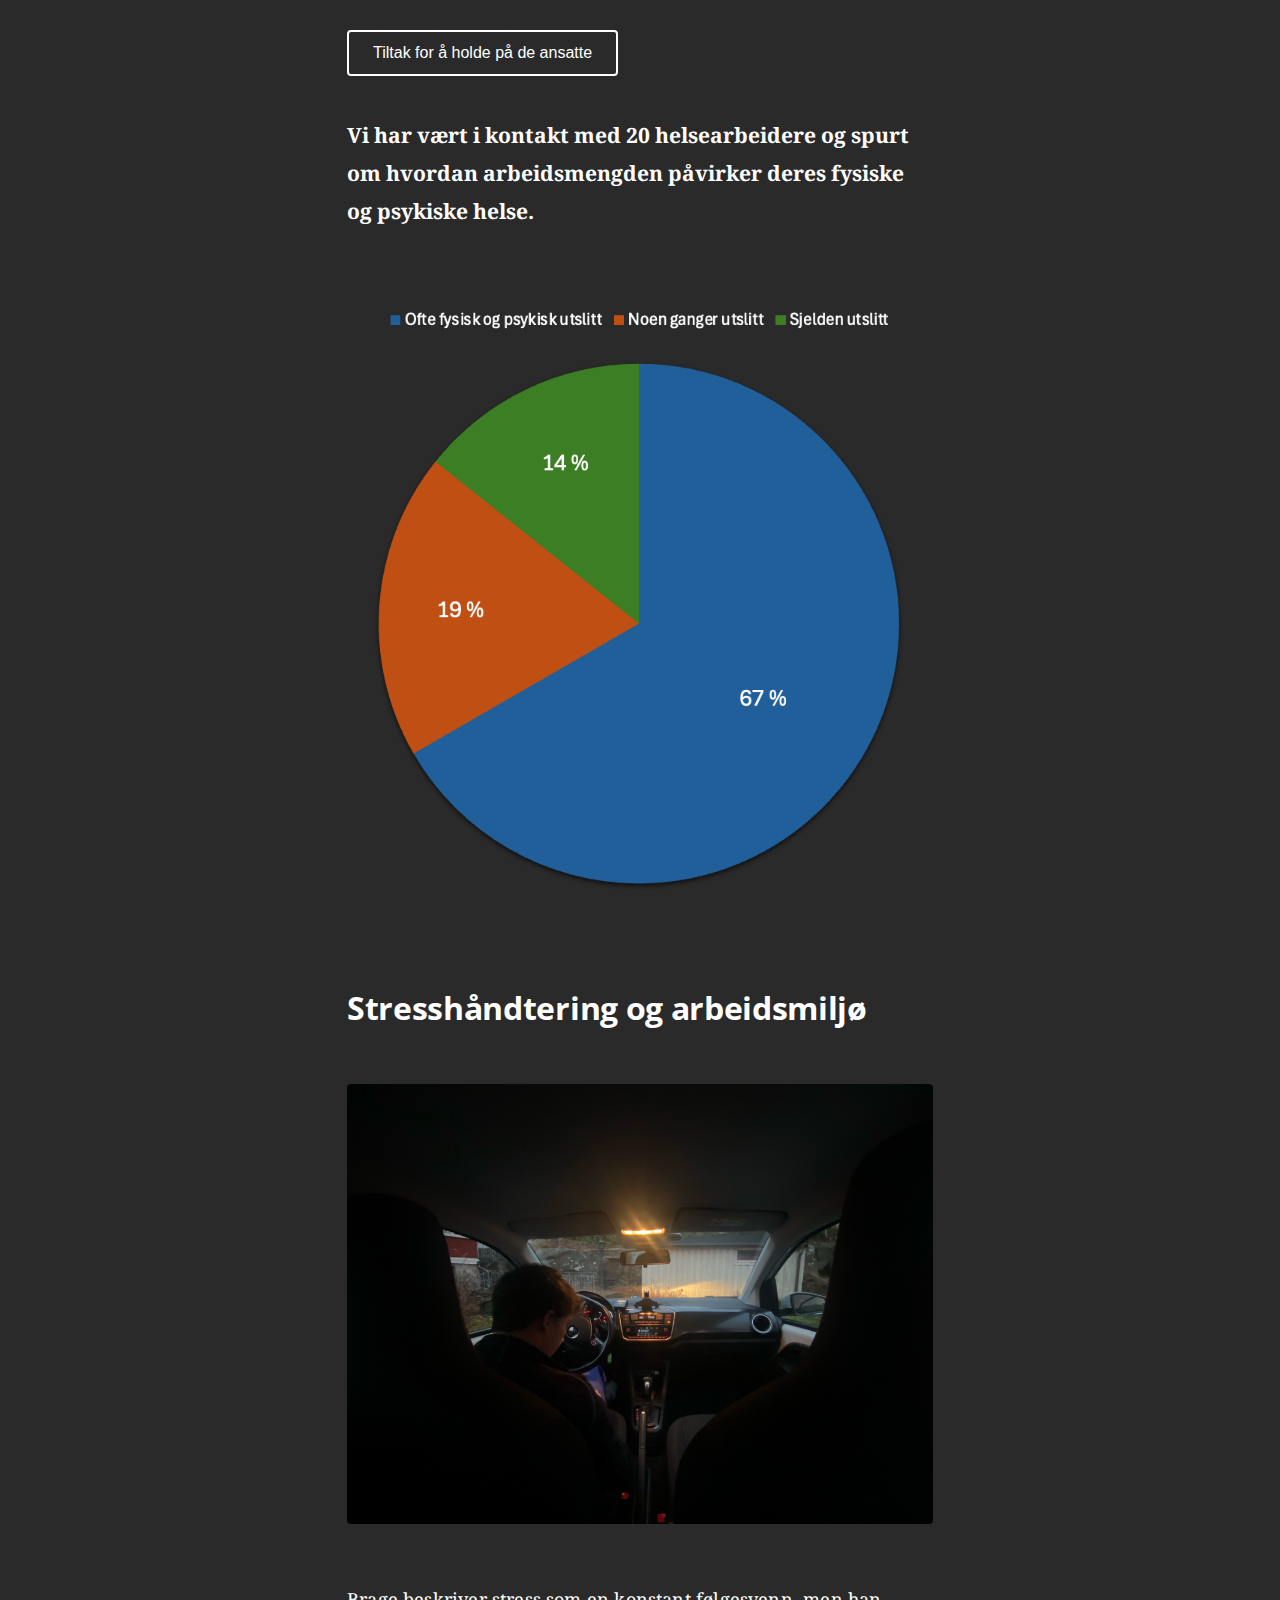
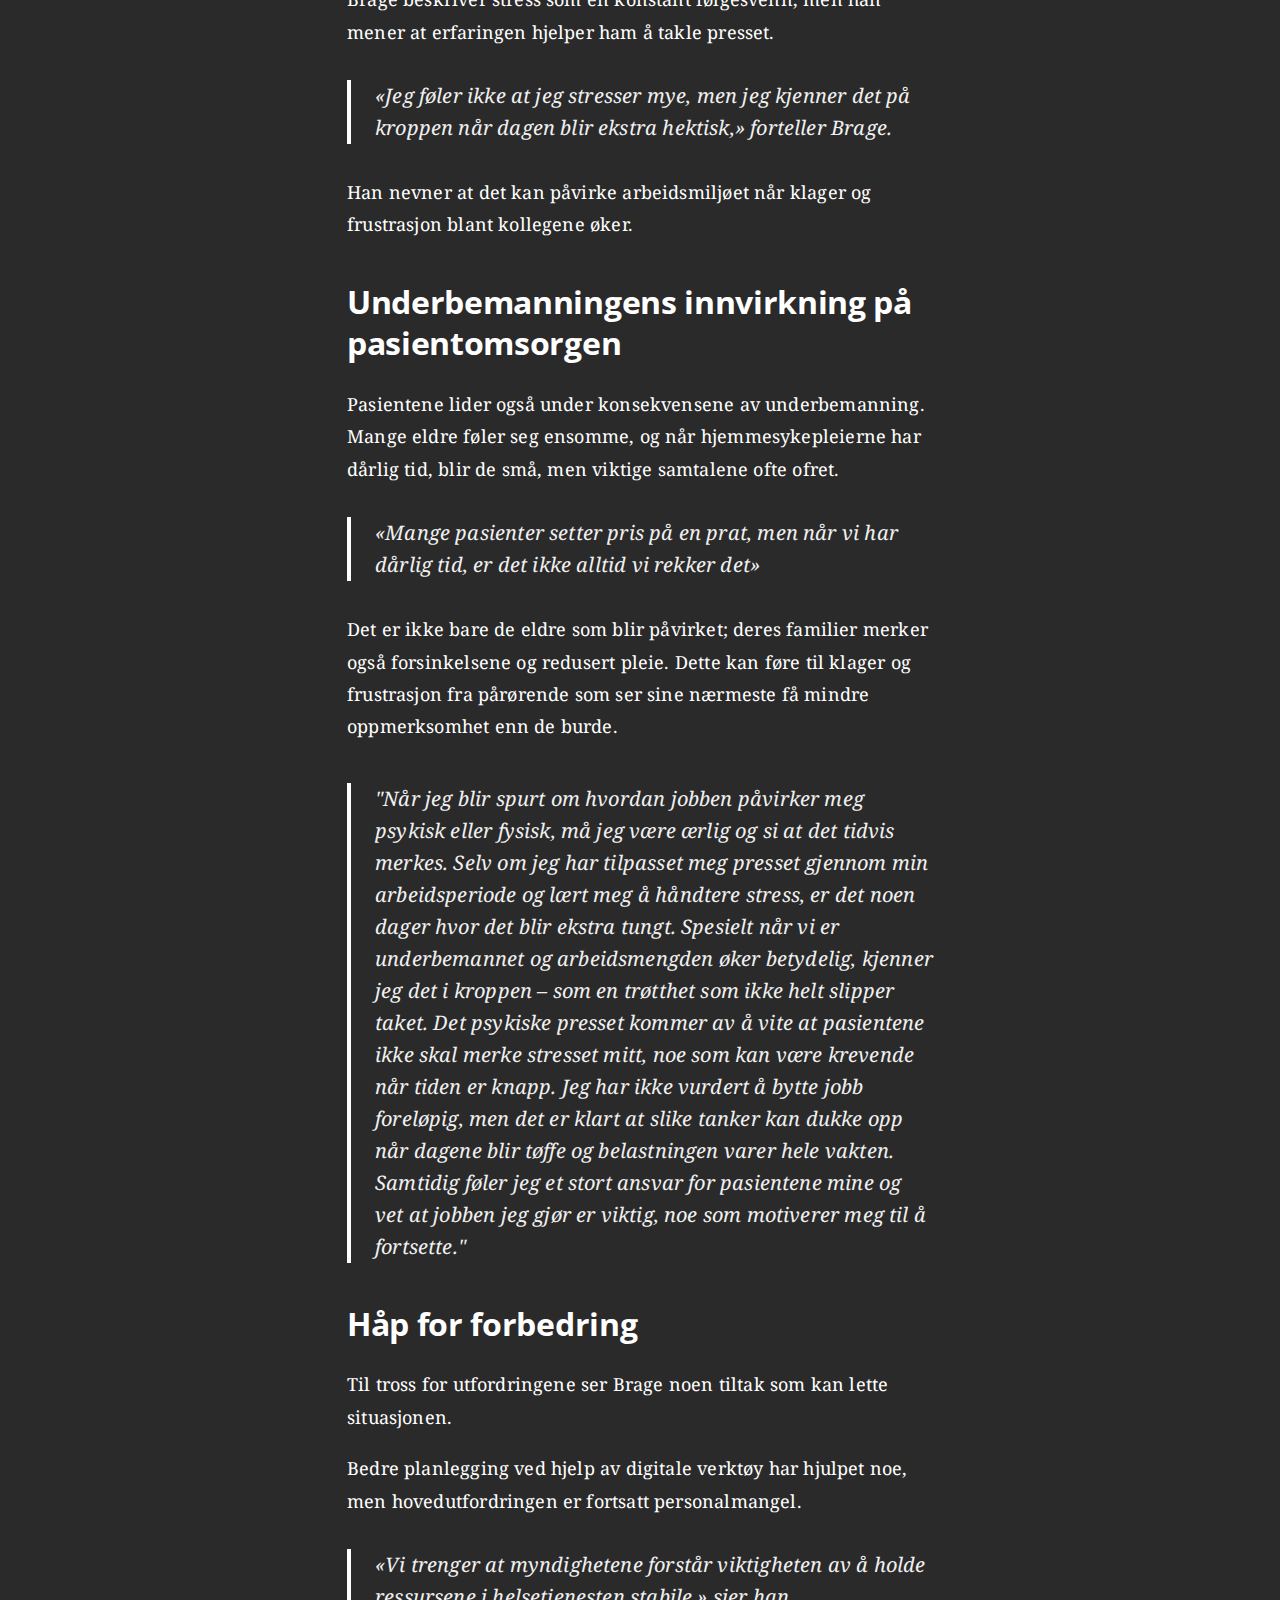
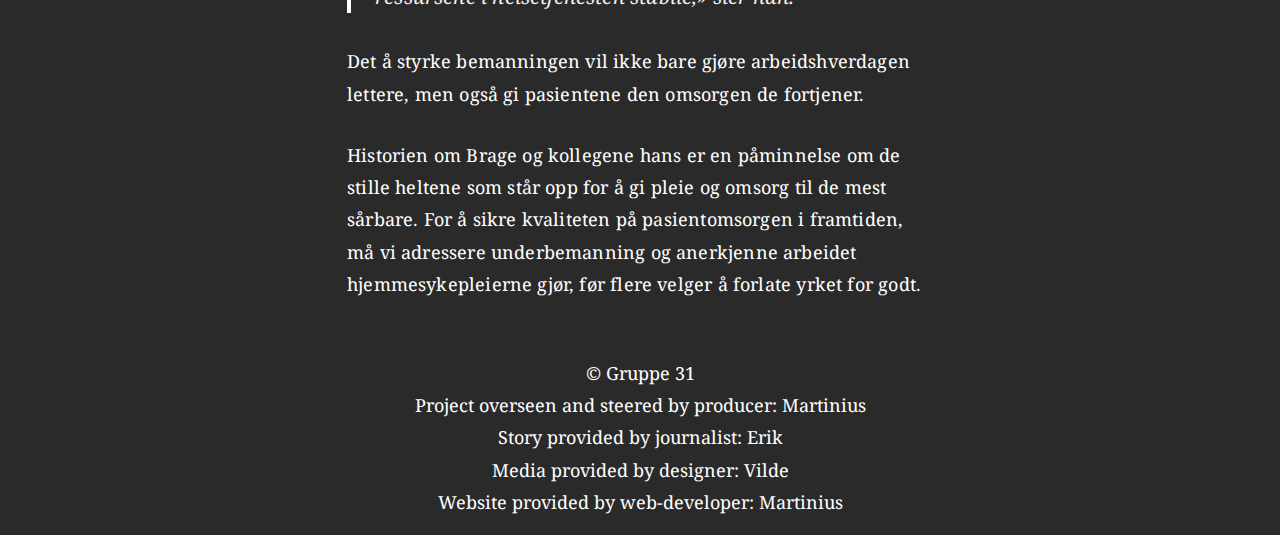
<file: XL-story/index.html>
<!DOCTYPE html>
<html lang="en">
  <head>
    <meta charset="UTF-8" />
    <meta name="viewport" content="width=device-width, initial-scale=1.0" />
    <title>Xl-story</title>
    <link rel="stylesheet" href="./css/index.css" />
  </head>
  <body>
    <section id="intro">
      <header>
        <h1>Når underbemanning tærer på arbeidsdagen</h1>
      </header>
      <img src="./media/background_brage.jpeg" alt="" />
    </section>
    <main>
      <section class="main-sections">
        <p>
          <span>
            Brage jobber som hjemmesykepleier i Fredrikstad kommune og vanligvis
            har han 15-17 pasienter i løpet av en vakt. Disse pasientene har
            ulike behov, og Brage må tilpasse seg etter hver enkelt. Noen
            pasienter trenger hjelp til å stå opp, mens andre trenger hjelp til
            å spise. Brage har også pasienter som trenger medisiner, sårstell og
            personlig hygiene. Han kan bruke alt fra 5 minutter til 1 time hos
            hver pasient, avhengig av hva pasienten trenger.
          </span>
          <span>
            Under ser du en tidslinje som viser hvordan er vakt kan se ut for
            Brage. Det er ikke alltid en vakt går som planlagt og utfordringer
            dukker stadig opp. (kortet ned version av vakt)
          </span>
        </p>
      </section>
      <section class="cd-timeline js-cd-timeline">
        <div class="container max-width-lg cd-timeline__container">
          <div class="cd-timeline__block">
            <div class="cd-timeline__img cd-timeline__img--picture">
              <svg xmlns="http://www.w3.org/2000/svg" viewBox="0 0 512 512">
                <!--!Font Awesome Free 6.6.0 by @fontawesome - https://fontawesome.com License - https://fontawesome.com/license/free Copyright 2024 Fonticons, Inc.-->
                <path
                  d="M135.2 117.4L109.1 192l293.8 0-26.1-74.6C372.3 104.6 360.2 96 346.6 96L165.4 96c-13.6 0-25.7 8.6-30.2 21.4zM39.6 196.8L74.8 96.3C88.3 57.8 124.6 32 165.4 32l181.2 0c40.8 0 77.1 25.8 90.6 64.3l35.2 100.5c23.2 9.6 39.6 32.5 39.6 59.2l0 144 0 48c0 17.7-14.3 32-32 32l-32 0c-17.7 0-32-14.3-32-32l0-48L96 400l0 48c0 17.7-14.3 32-32 32l-32 0c-17.7 0-32-14.3-32-32l0-48L0 256c0-26.7 16.4-49.6 39.6-59.2zM128 288a32 32 0 1 0 -64 0 32 32 0 1 0 64 0zm288 32a32 32 0 1 0 0-64 32 32 0 1 0 0 64z"
                />
              </svg>
            </div>
            <!-- cd-timeline__img -->

            <div class="cd-timeline__content text-component">
              <h2>Start av vakt</h2>
              <p class="color-contrast-medium">
                Brage starter dagen med en gjennomgang av pasientlistene, før
                han begynner på en travel runde hvor han besøker pasienter i
                deres hjem for å gjøre ulike oppgaver etter behov. En av
                kollegaene til Brage er syk, så han må ta på seg ekstra
                pasienter.
              </p>
            </div>
            <!-- cd-timeline__content -->
          </div>
          <!-- cd-timeline__block -->
          <div class="cd-timeline__block">
            <div class="cd-timeline__img cd-timeline__img--movie">
              <svg xmlns="http://www.w3.org/2000/svg" viewBox="0 0 576 512">
                <!--!Font Awesome Free 6.6.0 by @fontawesome - https://fontawesome.com License - https://fontawesome.com/license/free Copyright 2024 Fonticons, Inc.-->
                <path
                  d="M575.8 255.5c0 18-15 32.1-32 32.1l-32 0 .7 160.2c0 2.7-.2 5.4-.5 8.1l0 16.2c0 22.1-17.9 40-40 40l-16 0c-1.1 0-2.2 0-3.3-.1c-1.4 .1-2.8 .1-4.2 .1L416 512l-24 0c-22.1 0-40-17.9-40-40l0-24 0-64c0-17.7-14.3-32-32-32l-64 0c-17.7 0-32 14.3-32 32l0 64 0 24c0 22.1-17.9 40-40 40l-24 0-31.9 0c-1.5 0-3-.1-4.5-.2c-1.2 .1-2.4 .2-3.6 .2l-16 0c-22.1 0-40-17.9-40-40l0-112c0-.9 0-1.9 .1-2.8l0-69.7-32 0c-18 0-32-14-32-32.1c0-9 3-17 10-24L266.4 8c7-7 15-8 22-8s15 2 21 7L564.8 231.5c8 7 12 15 11 24z"
                />
              </svg>
            </div>
            <!-- cd-timeline__img -->

            <div class="cd-timeline__content text-component">
              <h2>Første pasient</h2>
              <p class="color-contrast-medium">
                Brage kjører nå til første pasient, en eldre dame som trenger
                hjelp med personlig hygiene og medisinsk tilsyn. Blir et raskt
                stell på grunn av tidsmangel.
              </p>
            </div>
            <!-- cd-timeline__content -->
          </div>
          <!-- cd-timeline__block -->

          <!-- cd-timeline__block -->
          <div class="cd-timeline__block">
            <div class="cd-timeline__img cd-timeline__img--movie">
              <svg xmlns="http://www.w3.org/2000/svg" viewBox="0 0 576 512">
                <!--!Font Awesome Free 6.6.0 by @fontawesome - https://fontawesome.com License - https://fontawesome.com/license/free Copyright 2024 Fonticons, Inc.-->
                <path
                  d="M575.8 255.5c0 18-15 32.1-32 32.1l-32 0 .7 160.2c0 2.7-.2 5.4-.5 8.1l0 16.2c0 22.1-17.9 40-40 40l-16 0c-1.1 0-2.2 0-3.3-.1c-1.4 .1-2.8 .1-4.2 .1L416 512l-24 0c-22.1 0-40-17.9-40-40l0-24 0-64c0-17.7-14.3-32-32-32l-64 0c-17.7 0-32 14.3-32 32l0 64 0 24c0 22.1-17.9 40-40 40l-24 0-31.9 0c-1.5 0-3-.1-4.5-.2c-1.2 .1-2.4 .2-3.6 .2l-16 0c-22.1 0-40-17.9-40-40l0-112c0-.9 0-1.9 .1-2.8l0-69.7-32 0c-18 0-32-14-32-32.1c0-9 3-17 10-24L266.4 8c7-7 15-8 22-8s15 2 21 7L564.8 231.5c8 7 12 15 11 24z"
                />
              </svg>
            </div>
            <!-- cd-timeline__img -->

            <div class="cd-timeline__content text-component">
              <h2>Pasient nummer to</h2>
              <p class="color-contrast-medium">
                På vei til pasient nummer to, en eldre mann som behøver hjelp
                med medisiner. Må prioritere bort sårstell på grunn av
                tidsmangel.
              </p>
            </div>
            <!-- cd-timeline__content -->
          </div>
          <!-- cd-timeline__block -->
          <div class="cd-timeline__block">
            <div class="cd-timeline__img cd-timeline__img--picture">
              <svg xmlns="http://www.w3.org/2000/svg" viewBox="0 0 576 512">
                <!--!Font Awesome Free 6.6.0 by @fontawesome - https://fontawesome.com License - https://fontawesome.com/license/free Copyright 2024 Fonticons, Inc.-->
                <path
                  fill="#7a0700"
                  d="M575.8 255.5c0 18-15 32.1-32 32.1l-32 0 .7 160.2c0 2.7-.2 5.4-.5 8.1l0 16.2c0 22.1-17.9 40-40 40l-16 0c-1.1 0-2.2 0-3.3-.1c-1.4 .1-2.8 .1-4.2 .1L416 512l-24 0c-22.1 0-40-17.9-40-40l0-24 0-64c0-17.7-14.3-32-32-32l-64 0c-17.7 0-32 14.3-32 32l0 64 0 24c0 22.1-17.9 40-40 40l-24 0-31.9 0c-1.5 0-3-.1-4.5-.2c-1.2 .1-2.4 .2-3.6 .2l-16 0c-22.1 0-40-17.9-40-40l0-112c0-.9 0-1.9 .1-2.8l0-69.7-32 0c-18 0-32-14-32-32.1c0-9 3-17 10-24L266.4 8c7-7 15-8 22-8s15 2 21 7L564.8 231.5c8 7 12 15 11 24z"
                />
              </svg>
            </div>
            <!-- cd-timeline__img -->

            <div class="cd-timeline__content text-component">
              <h2>Ekstra pasient</h2>
              <p class="color-contrast-medium">
                Ekstra pasient på grunn av sykefravær, en eldre dame som trenger
                hjelp med sårstell.
              </p>
            </div>
            <!-- cd-timeline__content -->
          </div>
          <!-- cd-timeline__block -->
          <div class="cd-timeline__block">
            <div class="cd-timeline__img cd-timeline__img--movie">
              <svg xmlns="http://www.w3.org/2000/svg" viewBox="0 0 576 512">
                <!--!Font Awesome Free 6.6.0 by @fontawesome - https://fontawesome.com License - https://fontawesome.com/license/free Copyright 2024 Fonticons, Inc.-->
                <path
                  d="M575.8 255.5c0 18-15 32.1-32 32.1l-32 0 .7 160.2c0 2.7-.2 5.4-.5 8.1l0 16.2c0 22.1-17.9 40-40 40l-16 0c-1.1 0-2.2 0-3.3-.1c-1.4 .1-2.8 .1-4.2 .1L416 512l-24 0c-22.1 0-40-17.9-40-40l0-24 0-64c0-17.7-14.3-32-32-32l-64 0c-17.7 0-32 14.3-32 32l0 64 0 24c0 22.1-17.9 40-40 40l-24 0-31.9 0c-1.5 0-3-.1-4.5-.2c-1.2 .1-2.4 .2-3.6 .2l-16 0c-22.1 0-40-17.9-40-40l0-112c0-.9 0-1.9 .1-2.8l0-69.7-32 0c-18 0-32-14-32-32.1c0-9 3-17 10-24L266.4 8c7-7 15-8 22-8s15 2 21 7L564.8 231.5c8 7 12 15 11 24z"
                />
              </svg>
            </div>
            <!-- cd-timeline__img -->

            <div class="cd-timeline__content text-component">
              <h2>Pasient nummer fire</h2>
              <p class="color-contrast-medium">
                Pasient nummer fire, en eldre mann som behøver hjelp med å
                spise. Pasienten får ikke i seg maten. Brage har ikke mer tid å
                gå på, og må dra før pasienten har spist.
              </p>
            </div>
            <!-- cd-timeline__content -->
          </div>
          <!-- cd-timeline__block -->
          <div class="cd-timeline__block">
            <div class="cd-timeline__img cd-timeline__img--movie">
              <svg xmlns="http://www.w3.org/2000/svg" viewBox="0 0 576 512">
                <!--!Font Awesome Free 6.6.0 by @fontawesome - https://fontawesome.com License - https://fontawesome.com/license/free Copyright 2024 Fonticons, Inc.-->
                <path
                  d="M575.8 255.5c0 18-15 32.1-32 32.1l-32 0 .7 160.2c0 2.7-.2 5.4-.5 8.1l0 16.2c0 22.1-17.9 40-40 40l-16 0c-1.1 0-2.2 0-3.3-.1c-1.4 .1-2.8 .1-4.2 .1L416 512l-24 0c-22.1 0-40-17.9-40-40l0-24 0-64c0-17.7-14.3-32-32-32l-64 0c-17.7 0-32 14.3-32 32l0 64 0 24c0 22.1-17.9 40-40 40l-24 0-31.9 0c-1.5 0-3-.1-4.5-.2c-1.2 .1-2.4 .2-3.6 .2l-16 0c-22.1 0-40-17.9-40-40l0-112c0-.9 0-1.9 .1-2.8l0-69.7-32 0c-18 0-32-14-32-32.1c0-9 3-17 10-24L266.4 8c7-7 15-8 22-8s15 2 21 7L564.8 231.5c8 7 12 15 11 24z"
                />
              </svg>
            </div>
            <!-- cd-timeline__img -->

            <div class="cd-timeline__content text-component">
              <h2>Pasient nummer fem</h2>
              <p class="color-contrast-medium">
                Brage er nå hos pasient nummer fem, en eldre dame som trenger
                hjelp med personlig hygiene. Tankene er på forrgie pasient som
                han ikke fikk gitt den oppfølgingen han ønsker.
              </p>
            </div>
            <!-- cd-timeline__content -->
          </div>
          <!-- cd-timeline__block -->
          <div class="cd-timeline__block">
            <div class="cd-timeline__img cd-timeline__img--picture">
              <svg xmlns="http://www.w3.org/2000/svg" viewBox="0 0 576 512">
                <!--!Font Awesome Free 6.6.0 by @fontawesome - https://fontawesome.com License - https://fontawesome.com/license/free Copyright 2024 Fonticons, Inc.-->
                <path
                  fill="#7a0700"
                  d="M575.8 255.5c0 18-15 32.1-32 32.1l-32 0 .7 160.2c0 2.7-.2 5.4-.5 8.1l0 16.2c0 22.1-17.9 40-40 40l-16 0c-1.1 0-2.2 0-3.3-.1c-1.4 .1-2.8 .1-4.2 .1L416 512l-24 0c-22.1 0-40-17.9-40-40l0-24 0-64c0-17.7-14.3-32-32-32l-64 0c-17.7 0-32 14.3-32 32l0 64 0 24c0 22.1-17.9 40-40 40l-24 0-31.9 0c-1.5 0-3-.1-4.5-.2c-1.2 .1-2.4 .2-3.6 .2l-16 0c-22.1 0-40-17.9-40-40l0-112c0-.9 0-1.9 .1-2.8l0-69.7-32 0c-18 0-32-14-32-32.1c0-9 3-17 10-24L266.4 8c7-7 15-8 22-8s15 2 21 7L564.8 231.5c8 7 12 15 11 24z"
                />
              </svg>
            </div>
            <!-- cd-timeline__img -->

            <div class="cd-timeline__content text-component">
              <h2>Ekstra pasient, nummer seks</h2>
              <p class="color-contrast-medium">
                Andre ekstra pasient for dagen, en eldre mann som trenger hjelp
                med medisiner.
              </p>
            </div>
            <!-- cd-timeline__content -->
          </div>
          <!-- cd-timeline__block -->
          <div class="cd-timeline__block">
            <div class="cd-timeline__img cd-timeline__img--movie">
              <svg xmlns="http://www.w3.org/2000/svg" viewBox="0 0 576 512">
                <!--!Font Awesome Free 6.6.0 by @fontawesome - https://fontawesome.com License - https://fontawesome.com/license/free Copyright 2024 Fonticons, Inc.-->
                <path
                  d="M575.8 255.5c0 18-15 32.1-32 32.1l-32 0 .7 160.2c0 2.7-.2 5.4-.5 8.1l0 16.2c0 22.1-17.9 40-40 40l-16 0c-1.1 0-2.2 0-3.3-.1c-1.4 .1-2.8 .1-4.2 .1L416 512l-24 0c-22.1 0-40-17.9-40-40l0-24 0-64c0-17.7-14.3-32-32-32l-64 0c-17.7 0-32 14.3-32 32l0 64 0 24c0 22.1-17.9 40-40 40l-24 0-31.9 0c-1.5 0-3-.1-4.5-.2c-1.2 .1-2.4 .2-3.6 .2l-16 0c-22.1 0-40-17.9-40-40l0-112c0-.9 0-1.9 .1-2.8l0-69.7-32 0c-18 0-32-14-32-32.1c0-9 3-17 10-24L266.4 8c7-7 15-8 22-8s15 2 21 7L564.8 231.5c8 7 12 15 11 24z"
                />
              </svg>
            </div>
            <!-- cd-timeline__img -->

            <div class="cd-timeline__content text-component">
              <h2>Pasient nummer syv</h2>
              <p class="color-contrast-medium">
                Pasient nummer syv, en eldre dame som trenger hjelp med
                medisiner og sårstell. Pasienten kunne trengt noen å snakke med,
                men på grunn av tidsmangel må Brage reise videre.
              </p>
            </div>
            <!-- cd-timeline__content -->
          </div>
          <!-- cd-timeline__block -->
          <div class="cd-timeline__block">
            <div class="cd-timeline__img cd-timeline__img--movie">
              <svg xmlns="http://www.w3.org/2000/svg" viewBox="0 0 576 512">
                <!--!Font Awesome Free 6.6.0 by @fontawesome - https://fontawesome.com License - https://fontawesome.com/license/free Copyright 2024 Fonticons, Inc.-->
                <path
                  d="M575.8 255.5c0 18-15 32.1-32 32.1l-32 0 .7 160.2c0 2.7-.2 5.4-.5 8.1l0 16.2c0 22.1-17.9 40-40 40l-16 0c-1.1 0-2.2 0-3.3-.1c-1.4 .1-2.8 .1-4.2 .1L416 512l-24 0c-22.1 0-40-17.9-40-40l0-24 0-64c0-17.7-14.3-32-32-32l-64 0c-17.7 0-32 14.3-32 32l0 64 0 24c0 22.1-17.9 40-40 40l-24 0-31.9 0c-1.5 0-3-.1-4.5-.2c-1.2 .1-2.4 .2-3.6 .2l-16 0c-22.1 0-40-17.9-40-40l0-112c0-.9 0-1.9 .1-2.8l0-69.7-32 0c-18 0-32-14-32-32.1c0-9 3-17 10-24L266.4 8c7-7 15-8 22-8s15 2 21 7L564.8 231.5c8 7 12 15 11 24z"
                />
              </svg>
            </div>
            <!-- cd-timeline__img -->

            <div class="cd-timeline__content text-component">
              <h2>Siste pasient for dagen</h2>
              <p class="color-contrast-medium">
                Siste pasient for dagen, en eldre mann som trenger hjelp med
                personlig hygiene og medisiner.
              </p>
            </div>
            <!-- cd-timeline__content -->
          </div>
          <!-- cd-timeline__block -->
          <div class="cd-timeline__block">
            <div class="cd-timeline__img cd-timeline__img--picture">
              <svg xmlns="http://www.w3.org/2000/svg" viewBox="0 0 512 512">
                <!--!Font Awesome Free 6.6.0 by @fontawesome - https://fontawesome.com License - https://fontawesome.com/license/free Copyright 2024 Fonticons, Inc.-->
                <path
                  d="M135.2 117.4L109.1 192l293.8 0-26.1-74.6C372.3 104.6 360.2 96 346.6 96L165.4 96c-13.6 0-25.7 8.6-30.2 21.4zM39.6 196.8L74.8 96.3C88.3 57.8 124.6 32 165.4 32l181.2 0c40.8 0 77.1 25.8 90.6 64.3l35.2 100.5c23.2 9.6 39.6 32.5 39.6 59.2l0 144 0 48c0 17.7-14.3 32-32 32l-32 0c-17.7 0-32-14.3-32-32l0-48L96 400l0 48c0 17.7-14.3 32-32 32l-32 0c-17.7 0-32-14.3-32-32l0-48L0 256c0-26.7 16.4-49.6 39.6-59.2zM128 288a32 32 0 1 0 -64 0 32 32 0 1 0 64 0zm288 32a32 32 0 1 0 0-64 32 32 0 1 0 0 64z"
                />
              </svg>
            </div>
            <!-- cd-timeline__img -->

            <div class="cd-timeline__content text-component">
              <h2>Ferdig med pasienter for dagen</h2>
              <p class="color-contrast-medium">
                Brage er nå ferdig med alle pasientene for dagen og kan dra
                hjem. En lang og hektisk dag er over med ekstra tidspress og
                utfordringer grunnet sykdom i bemanningen. Brage kan nå dra hjem
                og lade opp til neste vakt.
              </p>
            </div>
            <!-- cd-timeline__content -->
          </div>
          <!-- cd-timeline__block -->
        </div>
      </section>
      <!-- cd-timeline -->
      <section class="main-sections">
        <p>
          <span>
            Hjemmesykepleiere står i frontlinjen av norsk helsetjeneste, og med
            et økende press og redusert bemanning, blir hverdagen en prøvelse
            for både ansatte og pasienter. <br />
          </span>
          <span>
            Gjennom en samtale med Brage Madsen, en hjemmesykepleier med flere
            års erfaring, får vi innblikk i de reelle utfordringene som preger
            sektoren.
          </span>
        </p>
        <h2>Flere helsearbeidere trengs</h2>
        <p>
          <span>
            Prognoser for fremtiden viser at behovet for helsepersonell i Norge
            vil stige betydelig som følge av demografiske endringer. Med en
            aldrende befolkning vil etterspørselen etter helsetjenester øke i
            takt med antallet eldre, noe som setter ytterligere press på et
            allerede stramt bemanningssystem.
          </span>
          <span>
            Kombinert med det faktum at mange av dagens helsearbeidere nærmer
            seg pensjonsalder, skapes en bekymringsfull situasjon hvor den
            eksisterende mangelen på sykepleiere og annet helsepersonell kan bli
            mer akutt. Dette understreker behovet for proaktive tiltak for å
            tiltrekke og beholde flere ansatte i helsesektoren, slik at
            fremtidens pasientbehov kan møtes med tilstrekkelig kompetanse og
            omsorg.
          </span>
        </p>
      </section>
      <section class="main-sections">
        <h2>Hverdagen preget av tidsmangel og høyt tempo</h2>
        <img src="./media/picture_brage.jpeg" alt="Bilde av brage foran bil" />
        <p>
          <img src="./media/portrett.jpeg" alt="portrett av Brage" />
          <span>
            En typisk arbeidsdag for Brage starter tidlig om morgenen med en
            gjennomgang av pasientlistene, etterfulgt av en travel runde hvor
            han besøker pasienter i deres hjem.
          </span>
          <span>
            Arbeidsdagen består av alt fra personlig hygiene til medisinsk
            tilsyn, og arbeidsmengden har økt betraktelig de siste årene.
          </span>
          <span>
            Ifølge Brage blir en allerede hektisk dag enda mer krevende når
            sykefravær rammer teamet.
          </span>
        </p>
        <p>
          <span class="quote">
            «Hvis en kollega er syk og det ikke finnes vikar, må vi dele
            arbeidet mellom oss som allerede er på vakt. Dette går utover hvor
            mye tid vi kan bruke på hver pasient»
          </span>
          <span>
            Resultatet er mindre tid til menneskelig omsorg og økt tidspress,
            noe som kan føre til risikoer, særlig i trafikken når de kjører
            mellom pasientene.
          </span>
        </p>
        <button onclick="onClick(`read1`)">
          Tiltak for å holde på de ansatte
        </button>
        <article class="readmore" id="read1">
          <ul>
            <li>
              Lønnsforbedringer som gjenspeiler kompleksiteten i arbeidet og
              kompetansen til de ansatte
            </li>
            <li>Fleksible arbeidstidsordninger</li>
            <li>Ansette og utvikle bedre ledere</li>
            <li>
              Tilby flere kompetansehevende tiltak og muligheter for
              videreutdanning
            </li>
            <li>Øke bemanningen</li>
            <li>Helhetlig ivaretakelse av fysisk og psykisk helse</li>
          </ul>
        </article>
      </section>
      <section class="main-sections">
        <h3>
          Vi har vært i kontakt med 20 helsearbeidere og spurt om hvordan
          arbeidsmengden påvirker deres fysiske og psykiske helse.
        </h3>
        <img src="./media/diagram.png" alt="Graf Placeholder" />
        <h2>Stresshåndtering og arbeidsmiljø</h2>
        <img src="./media/bilde_i_bil.jpeg" alt="bilde av brage i bilen" />
        <p>
          <span>
            Brage beskriver stress som en konstant følgesvenn, men han mener at
            erfaringen hjelper ham å takle presset.
          </span>
          <span class="quote">
            «Jeg føler ikke at jeg stresser mye, men jeg kjenner det på kroppen
            når dagen blir ekstra hektisk,» forteller Brage.
          </span>
          <span>
            Han nevner at det kan påvirke arbeidsmiljøet når klager og
            frustrasjon blant kollegene øker.
          </span>
        </p>
        <h2>Underbemanningens innvirkning på pasientomsorgen</h2>
        <p>
          <span>
            Pasientene lider også under konsekvensene av underbemanning. Mange
            eldre føler seg ensomme, og når hjemmesykepleierne har dårlig tid,
            blir de små, men viktige samtalene ofte ofret.
          </span>
          <span class="quote">
            «Mange pasienter setter pris på en prat, men når vi har dårlig tid,
            er det ikke alltid vi rekker det»
          </span>
          <span>
            Det er ikke bare de eldre som blir påvirket; deres familier merker
            også forsinkelsene og redusert pleie. Dette kan føre til klager og
            frustrasjon fra pårørende som ser sine nærmeste få mindre
            oppmerksomhet enn de burde.
          </span>
        </p>
      </section>
      <section class="main-sections">
        <article>
          <p>
            <span class="quote">
              "Når jeg blir spurt om hvordan jobben påvirker meg psykisk eller
              fysisk, må jeg være ærlig og si at det tidvis merkes. Selv om jeg
              har tilpasset meg presset gjennom min arbeidsperiode og lært meg å
              håndtere stress, er det noen dager hvor det blir ekstra tungt.
              Spesielt når vi er underbemannet og arbeidsmengden øker betydelig,
              kjenner jeg det i kroppen – som en trøtthet som ikke helt slipper
              taket. Det psykiske presset kommer av å vite at pasientene ikke
              skal merke stresset mitt, noe som kan være krevende når tiden er
              knapp. Jeg har ikke vurdert å bytte jobb foreløpig, men det er
              klart at slike tanker kan dukke opp når dagene blir tøffe og
              belastningen varer hele vakten. Samtidig føler jeg et stort ansvar
              for pasientene mine og vet at jobben jeg gjør er viktig, noe som
              motiverer meg til å fortsette."
            </span>
          </p>
        </article>
      </section>
      <section class="main-sections">
        <h2>Håp for forbedring</h2>
        <p>
          <span>
            Til tross for utfordringene ser Brage noen tiltak som kan lette
            situasjonen.
          </span>
          <span>
            Bedre planlegging ved hjelp av digitale verktøy har hjulpet noe, men
            hovedutfordringen er fortsatt personalmangel.
          </span>
          <span class="quote">
            «Vi trenger at myndighetene forstår viktigheten av å holde
            ressursene i helsetjenesten stabile,» sier han.
          </span>
          <span>
            Det å styrke bemanningen vil ikke bare gjøre arbeidshverdagen
            lettere, men også gi pasientene den omsorgen de fortjener.
          </span>
        </p>
        <p>
          Historien om Brage og kollegene hans er en påminnelse om de stille
          heltene som står opp for å gi pleie og omsorg til de mest sårbare. For
          å sikre kvaliteten på pasientomsorgen i framtiden, må vi adressere
          underbemanning og anerkjenne arbeidet hjemmesykepleierne gjør, før
          flere velger å forlate yrket for godt.
        </p>
      </section>
    </main>
    <footer>
      <p>&copy; Gruppe 31</p>
      <p>Project overseen and steered by producer: Martinius</p>
      <p>Story provided by journalist: Erik</p>
      <p>Media provided by designer: Vilde</p>
      <p>Website provided by web-developer: Martinius</p>
    </footer>
    <script src="./index.js"></script>
  </body>
</html>
</file>
<file: kaffe_komDesign/css/indexx.css>
/* Global styles and variables */
:root {
  --primary-color: #4a3b2a;
  --secondary-color: #8b593e;
  --accent-color: #d4b59e;
  --background-color: #fdf6f0;
  --text-color: #2c1810;
  --max-width: 1200px;
  --spacing: 2rem;
}

body {
  font-family: "Helvetica Neue", Arial, sans-serif;
  line-height: 1.6;
  color: var(--text-color);
  background-color: var(--background-color);
  margin: 0;
  padding: 0;
}

/* Header styles */
header {
  position: relative;
  width: 100%;
  height: 100vh; /* Takes up full viewport height */
  overflow: hidden;
}

.video-container {
  position: relative;
  width: 100%;
  height: 100%; /* Fill entire header */
}

header video {
  position: absolute;
  top: 0;
  left: 0;
  width: 100%;
  height: 100%;
  object-fit: cover;
}

header h1 {
  position: absolute;
  top: 50%;
  left: 50%;
  transform: translate(-50%, -50%);
  margin: 0;
  font-size: 2.5rem;
  font-weight: 700;
  color: white;
  text-align: center;
  z-index: 1;
  /* Optional: adjust text size for better visibility */
  width: 90%;
  max-width: 800px;
  text-shadow: 2px 2px 4px rgba(0, 0, 0, 0.5);
}

/* Navigation styles */
nav {
  position: fixed;
  top: 0;
  left: 0;
  width: 100%;
  background-color: rgba(139, 89, 62, 0.9); /* Made semi-transparent */
  padding: 1rem;
  z-index: 2;
}

nav ul {
  list-style: none;
  margin: 0;
  padding: 0;
  display: flex;
  justify-content: center;
}

nav a {
  color: white;
  text-decoration: none;
  padding: 0.5rem 1rem;
  border-radius: 4px;
  transition: background-color 0.3s ease;
}

nav a:hover {
  background-color: var(--accent-color);
  color: var(--text-color);
}

/* Main content styles */
main {
  max-width: var(--max-width);
  margin: 0 auto;
  padding: var(--spacing);
  background-color: var(--background-color);
  position: relative;
}

.content {
  background-color: white;
  padding: var(--spacing);
  border-radius: 8px;
  box-shadow: 0 2px 8px rgba(0, 0, 0, 0.1);
}

article {
  margin-bottom: var(--spacing);
}

article h2 {
  color: var(--primary-color);
  margin-bottom: 1rem;
}

article p {
  margin-bottom: 1rem;
}

/* Image styles */
img {
  max-width: 100%;
  height: auto;
  border-radius: 8px;
  margin: 1rem 0;
}

/* Button styles */
button {
  background-color: var(--secondary-color);
  color: white;
  border: none;
  padding: 0.75rem 1.5rem;
  border-radius: 4px;
  cursor: pointer;
  font-size: 1rem;
  transition: background-color 0.3s ease;
}

button:hover {
  background-color: var(--primary-color);
}

/* Slider styles */
.container {
  margin: 2rem 0;
  padding: 1rem;
  background-color: var(--accent-color);
  border-radius: 8px;
}

.slider {
  width: 100%;
  height: 15px;
  border-radius: 5px;
  background: var(--background-color);
  outline: none;
}

.slider::-webkit-slider-thumb {
  -webkit-appearance: none;
  appearance: none;
  width: 25px;
  height: 25px;
  border-radius: 50%;
  background: var(--primary-color);
  cursor: pointer;
}

.slider::-moz-range-thumb {
  width: 25px;
  height: 25px;
  border-radius: 50%;
  background: var(--primary-color);
  cursor: pointer;
}

#caffeinePerCup {
  display: block;
  text-align: center;
  margin: 1rem 0;
  font-size: 1.2rem;
  font-weight: bold;
}

/* Footer styles */
footer {
  background-color: var(--primary-color);
  color: white;
  padding: var(--spacing);
  text-align: center;
  margin-top: 3rem;
}

footer p {
  margin: 0.5rem 0;
}

/* Responsive design */
@media (max-width: 768px) {
  header h1 {
    font-size: 2rem;
  }

  .content {
    padding: 1rem;
  }

  nav ul {
    flex-direction: column;
    align-items: center;
  }

  nav a {
    display: block;
    margin: 0.5rem 0;
  }
}

/* Link styles */
a {
  color: var(--secondary-color);
  text-decoration: none;
  transition: color 0.3s ease;
}

a:hover {
  color: var(--primary-color);
  text-decoration: underline;
}

/* Read more section */
.readmore {
  display: none;
  padding: 1rem;
  background-color: var(--background-color);
  border-radius: 4px;
  margin: 1rem 0;
}

.readmore.active {
  display: block;
}

.readmore ul {
  list-style: none;
  padding: 0;
}

.readmore li {
  margin-bottom: 0.5rem;
}
</file>
<file: kaffe_komDesign/css/caffine_slider.css>
.slider {
  -webkit-appearance: none;
  appearance: none;
  width: 100%;
  height: 15px;
  background: #d3d3d3;
  outline: none;
  opacity: 0.7;
  -webkit-transition: 0.2s;
  transition: opacity 0.2s;
}

.slider::-webkit-slider-thumb {
  -webkit-appearance: none;
  appearance: none;
  width: 25px;
  height: 25px;
  background: #4caf50;
  cursor: pointer;
}

.slider::-moz-range-thumb {
  width: 25px;
  height: 25px;
  background: #4caf50;
  cursor: pointer;
}

#caffeinePerCup {
  font-size: 24px;
  font-weight: bold;
  margin-left: 10px;
}

.cup {
  width: 30px;
  height: 40px;
  background-color: #965d00;
  border-radius: 5px;
  margin: 0 5px;
  display: inline-block;
}
</file>
<file: oblig1/index.css>
@import url("https://fonts.googleapis.com/css2?family=Roboto:ital,wght@0,400;0,500;0,700;0,900;1,400;1,500;1,700;1,900&display=swap");
:root {
  font-family: "Roboto", sans-serif;
  font-size: clamp(0.5rem, 1vw, 1rem);
  --bgColor: rgb(0, 0, 0);
}
html,
body {
  height: 100%;
  margin: 0;
  background-color: var(--bgColor);
}
#wrapper {
  display: flex;
  flex-direction: column;
  min-height: 100vh;
}
nav {
  display: flex;
  font-size: clamp(2rem, 2vw, 3rem);
}
nav a {
  text-decoration: none;
  color: white;
}
header,
footer {
  color: white;
  margin: 0;
}
h1 {
  display: flex;
  justify-content: center;
  margin: 0;
  font-size: clamp(4rem, 3vw, 4rem);
  padding: 0.5rem;
}
main {
  flex: 1;
  display: flex;
  flex-direction: column;
}
header {
  align-content: center;

  min-height: 100vh;
  width: 100%;
  display: flex;
  flex-wrap: wrap;
  justify-content: center;
  h1,
  p {
    display: flex;
    justify-content: center;
  }
  p {
    font-size: clamp(2rem, 2vw, 3rem);
  }
}
.bg-media {
  min-height: 100vh;
  background-attachment: fixed;
  background-position: center;
  background-repeat: no-repeat;
  background-size: cover;
}
#after-header {
  background-image: url("./media/IMG_7750.jpg");
}
#section-1 {
  background-image: url("./media/IMG_7755.jpg");
}

#section-2 {
  background-image: url("./media/pexels-daniel-43199-158971.jpg");
}
#brakes {
  background-image: url("./media/IMG_7749.jpg");
}
#mirrors {
  background-image: url("./media/pexels-busranur-aydin-3800407-28125200.jpg");
}
.section-wrapper {
  display: flex;
  flex-wrap: wrap;
  justify-content: center;
  min-height: 100%;
  background-color: var(--bgColor);
  color: white;
}

section {
  font-size: clamp(2rem, 2vw, 3rem);
  min-height: 100vh;
  padding: 10px;
  width: 50%;
  h2 {
    border-radius: 2px;
    padding: 0.5rem;
  }
  p {
    border-radius: 2px;
    padding: 0.5rem;
  }
}
#conclution {
  color: white;
  p {
    color: white;
    background-color: transparent;
  }
}
footer {
  padding: 1rem;
  p {
    display: flex;
    justify-content: center;
    margin: 0;
  }
}
</file>
<file: XL-story/css/index.css>
@import url("https://fonts.googleapis.com/css?family=Droid+Serif|Open+Sans:400,700");

/* Enhanced Base Variables */
:root {
  --text-primary: #ffffff;
  --text-secondary: #f0f0f0;
  --background-light: #fff;
  --background-dark: #1a1a1a;
  --max-width: 1200px;
  --spacing-lg: 4rem;
  --spacing-md: 2rem;
  --spacing-sm: 1rem;
  --body-line-height: 1.8;
  --heading-line-height: 1.2;
  --text-base-size: 1.125rem;
  --paragraph-spacing: 1.8rem;
  --content-spacing: 2.5rem;

  /* Timeline specific variables */
  --cd-color-1: hsl(206, 21%, 24%);
  --cd-color-2: hsl(205, 38%, 89%);
  --cd-color-3: hsl(207, 10%, 85%);
  --cd-color-4: hsl(111, 51%, 60%);
  --cd-color-5: hsl(356, 53%, 49%);
  --cd-color-6: hsl(47, 85%, 61%);
  --font-primary: "Droid Serif", serif;
  --font-secondary: "Open Sans", sans-serif;

  /* Space units from original styles.css */
  --space-unit: 1em;
  --space-xxxxs: calc(0.125 * var(--space-unit));
  --space-xxxs: calc(0.25 * var(--space-unit));
  --space-xxs: calc(0.375 * var(--space-unit));
  --space-xs: calc(0.5 * var(--space-unit));
  --space-sm: calc(0.75 * var(--space-unit));
  --space-md: calc(1.25 * var(--space-unit));
  --space-lg: calc(2 * var(--space-unit));
  --space-xl: calc(3.25 * var(--space-unit));
  --space-xxl: calc(5.25 * var(--space-unit));
  --space-xxxl: calc(8.5 * var(--space-unit));
  --space-xxxxl: calc(13.75 * var(--space-unit));
  --component-padding: var(--space-md);

  /* Additional timeline variables */
  --cd-header-height: 200px;
}

/* Reset styles */
*,
*::after,
*::before {
  box-sizing: border-box;
}

/* Enhanced Base Styles */
body {
  margin: 0;
  padding: 0;
  font-family: var(--font-primary);
  color: var(--text-primary);
  line-height: var(--body-line-height);
  background-color: #2a2a2a;
  -webkit-font-smoothing: antialiased;
  -moz-osx-font-smoothing: grayscale;
  font-size: var(--text-base-size);
}

/* Timeline Styles */
.cd-timeline {
  overflow: hidden;
  padding: var(--space-lg) 0;
  color: var(--cd-color-3);
  background-color: #2d2d2d;
}

.cd-timeline__container {
  position: relative;
  padding: var(--space-md) 0;
}

.cd-timeline__container::before {
  content: "";
  position: absolute;
  top: 0;
  left: 18px;
  height: 100%;
  width: 4px;
  background: var(--cd-color-2);
}

.cd-timeline__block {
  display: flex;
  position: relative;
  margin-bottom: var(--space-lg);
  z-index: 1;
}

.cd-timeline__img {
  display: flex;
  justify-content: center;
  align-items: center;
  flex-shrink: 0;
  width: 40px;
  height: 40px;
  border-radius: 50%;
  box-shadow: 0 0 0 4px var(--color-white), inset 0 2px 0 rgba(0, 0, 0, 0.08),
    0 3px 0 4px rgba(0, 0, 0, 0.05);
  background: var(--cd-color-2);
}

.cd-timeline__img svg {
  width: 30px;
  height: 30px;
}

.cd-timeline__content {
  flex-grow: 1;
  position: relative;
  margin-left: var(--space-md);
  background: var(--background-dark);
  padding: 2rem;
  border-radius: 8px;
  box-shadow: 0 4px 12px rgba(0, 0, 0, 0.2);
}

.cd-timeline__content::before {
  content: "";
  position: absolute;
  top: 16px;
  right: 100%;
  border: 7px solid transparent;
  border-right-color: var(--background-dark);
}

.cd-timeline__content h2 {
  color: var(--text-primary);
  font-size: 1.5rem;
  margin-bottom: 1rem;
  font-family: var(--font-secondary);
}

.cd-timeline__content p {
  font-size: 1.1rem;
  line-height: 1.7;
  margin-bottom: 1rem;
  color: var(--text-secondary);
}

.cd-timeline__date {
  color: var(--text-secondary);
  font-weight: 500;
}

/* Introduction Section */
#intro {
  position: relative;
  min-height: 100vh;
  display: flex;
  align-items: center;
  padding: var(--spacing-lg);
  color: white;
}

#intro::before {
  content: "";
  position: absolute;
  top: 0;
  left: 0;
  right: 0;
  bottom: 0;
  background: linear-gradient(
    to bottom,
    rgba(0, 0, 0, 0.5),
    rgba(0, 0, 0, 0.8)
  );
  z-index: 1;
}

#intro header {
  max-width: 800px;
  z-index: 2;
  position: relative;
}

#intro h1 {
  font-size: 3.5rem;
  line-height: 1.2;
  margin-bottom: var(--spacing-md);
  font-weight: 700;
  text-shadow: 2px 2px 4px rgba(0, 0, 0, 0.5);
}

#intro img {
  position: absolute;
  left: 0;
  top: 0;
  height: 100%;
  width: 100%;
  object-fit: cover;
  object-position: center;
  z-index: 0;
}

/* Main Sections */
.main-sections {
  max-width: 65ch;
  margin: var(--content-spacing) auto;
  padding: 0 var(--spacing-md);
}

.main-sections h2 {
  font-size: 2rem;
  line-height: 1.3;
  margin: 2.5rem 0 1.5rem;
  color: var(--text-primary);
  letter-spacing: -0.01em;
  font-weight: 700;
  font-family: var(--font-secondary);
}

.main-sections p {
  font-size: 1.125rem;
  margin-bottom: var(--paragraph-spacing);
  line-height: 1.8;
  letter-spacing: 0.01em;
}

.main-sections span {
  display: block;
  margin-bottom: 1.2rem;
}

.main-sections img {
  width: 100%;
  height: auto;
  margin: var(--spacing-md) 0;
  border-radius: 4px;
}

/* Portrait Style */
.main-sections img[alt*="portrett"] {
  width: 150px;
  height: 200px;
  float: left;
  margin-right: var(--spacing-sm);
  box-shadow: 0 2px 4px rgba(0, 0, 0, 0.2);
}

/* Quote Style */
.main-sections p span.quote {
  font-style: italic;
  font-size: 1.25rem;
  color: var(--text-secondary);
  padding-left: 1.5rem;
  border-left: 4px solid var(--text-primary);
  margin: 2rem 0;
  line-height: 1.6;
  display: block;
}

/* Buttons */
button {
  background: none;
  border: 2px solid var(--text-primary);
  padding: 0.75rem 1.5rem;
  font-size: 1rem;
  cursor: pointer;
  transition: all 0.3s ease;
  color: var(--text-primary);
  font-weight: 500;
  border-radius: 4px;
}

button:hover {
  background: var(--text-primary);
  color: var(--background-dark);
}

/* Read More Sections */
.readmore {
  display: none;
  padding: 2rem;
  background: var(--background-dark);
  margin-top: 1.5rem;
  border-radius: 8px;
}

.readmore.active {
  display: block;
}

footer {
  padding: 1rem;
  p {
    display: flex;
    justify-content: center;
    margin: 0;
  }
}

/* Media Queries */
@media (min-width: 64rem) {
  :root {
    --cd-header-height: 300px;
  }

  .cd-timeline__container::before {
    left: 50%;
    transform: translateX(-50%);
  }

  .cd-timeline__block:nth-child(even) {
    flex-direction: row-reverse;
  }

  .cd-timeline__content {
    width: 45%;
    flex-grow: 0;
  }

  .cd-timeline__img {
    width: 60px;
    height: 60px;
    order: 1;
    margin-left: calc(5% - 30px);
  }

  .cd-timeline__content::before {
    top: 24px;
  }

  .cd-timeline__block:nth-child(even) .cd-timeline__content::before {
    right: auto;
    left: 100%;
    border-color: transparent;
    border-left-color: var(--background-dark);
  }

  .cd-timeline__block:nth-child(even) .cd-timeline__img {
    margin-right: calc(5% - 30px);
  }
}

@media (max-width: 768px) {
  :root {
    --text-base-size: 1rem;
  }

  #intro {
    min-height: 90vh;
    padding: var(--spacing-md);
  }

  #intro h1 {
    font-size: 2.5rem;
  }

  .main-sections {
    max-width: 100%;
    padding: 0 1.5rem;
  }

  .main-sections h2 {
    font-size: 1.75rem;
  }
}

/* Animation Classes */
.cd-timeline__img--bounce-in {
  animation: cd-bounce-1 0.6s;
}

.cd-timeline__content--bounce-in {
  animation: cd-bounce-2 0.6s;
}

.cd-timeline__block:nth-child(even) .cd-timeline__content--bounce-in {
  animation-name: cd-bounce-2-inverse;
}

/* Animations */
@keyframes cd-bounce-1 {
  0% {
    opacity: 0;
    transform: scale(0.5);
  }
  60% {
    opacity: 1;
    transform: scale(1.2);
  }
  100% {
    transform: scale(1);
  }
}

@keyframes cd-bounce-2 {
  0% {
    opacity: 0;
    transform: translateX(-100px);
  }
  60% {
    opacity: 1;
    transform: translateX(20px);
  }
  100% {
    transform: translateX(0);
  }
}

@keyframes cd-bounce-2-inverse {
  0% {
    opacity: 0;
    transform: translateX(100px);
  }
  60% {
    opacity: 1;
    transform: translateX(-20px);
  }
  100% {
    transform: translateX(0);
  }
}
</file>
<file: src/indexx.css>
/* Reset and base styles */
* {
  margin: 0;
  padding: 0;
  box-sizing: border-box;
}

body {
  font-family: -apple-system, BlinkMacSystemFont, "Segoe UI", Roboto, sans-serif;
  background-color: #121212;
  color: #fff;
  line-height: 1.6;
}

/* Header styles */
header {
  background-color: #1a1a1a;
  padding: 1.5rem 2rem;
  border-bottom: 1px solid #333;
}

h1 {
  font-size: 2rem;
  font-weight: 500;
  color: #ff4d6a;
}

/* Main content */
main {
  max-width: 1400px;
  margin: 0 auto;
  padding: 2rem;
  display: flex;
  flex-wrap: wrap;
  gap: 2rem;
}

/* Section styles */
section {
  flex: 0 0 calc(50% - 1rem);
  position: relative;
  overflow: hidden;
  background: #1a1a1a;
  border-radius: 4px;
  transition: transform 0.3s ease;
}

section:hover {
  transform: translateY(-5px);
}

article {
  position: relative;
  height: 100%;
}

/* Link styles - Make link the main clickable container */
a {
  text-decoration: none;
  color: #fff;
  display: block;
  height: 100%;
  width: 100%;
  position: relative;
  z-index: 2; /* Ensure link is above the gradient */
}

/* Image styles */
img {
  width: 100%;
  height: 300px;
  object-fit: cover;
  display: block;
  transition: transform 0.3s ease;
}

section:hover img {
  transform: scale(1.05);
}

/* Heading styles */
h2 {
  font-size: 1.25rem;
  font-weight: 500;
  padding: 1.25rem;
  color: #fff;
  position: absolute;
  bottom: 0;
  width: 100%;
  z-index: 1;
}

/* Gradient overlay */
article::after {
  content: "";
  position: absolute;
  bottom: 0;
  left: 0;
  width: 100%;
  height: 50%;
  background: linear-gradient(
    0deg,
    rgba(0, 0, 0, 0.8) 0%,
    rgba(0, 0, 0, 0) 100%
  );
  pointer-events: none; /* This ensures clicks pass through to the link */
}

/* Footer styles */
footer {
  display: flex;
  justify-content: center;
  background-color: #1a1a1a;
  padding: 2rem;
  margin-top: 2rem;
  border-top: 1px solid #333;
  width: 100%;
}

footer ul {
  list-style: none;
  max-width: 1400px;
  margin: 0 auto;
  display: flex;
  justify-content: flex-start;
  gap: 2rem;
  color: #888;
}

/* Hover effects */
section:hover h2 {
  color: #ff4d6a;
}

/* Responsive adjustments */
@media (max-width: 968px) {
  main {
    padding: 1rem;
  }

  section {
    flex: 0 0 100%;
  }

  h1 {
    font-size: 1.75rem;
  }

  footer ul {
    flex-direction: column;
    gap: 1rem;
  }

  img {
    height: 250px;
  }
}
</file>
